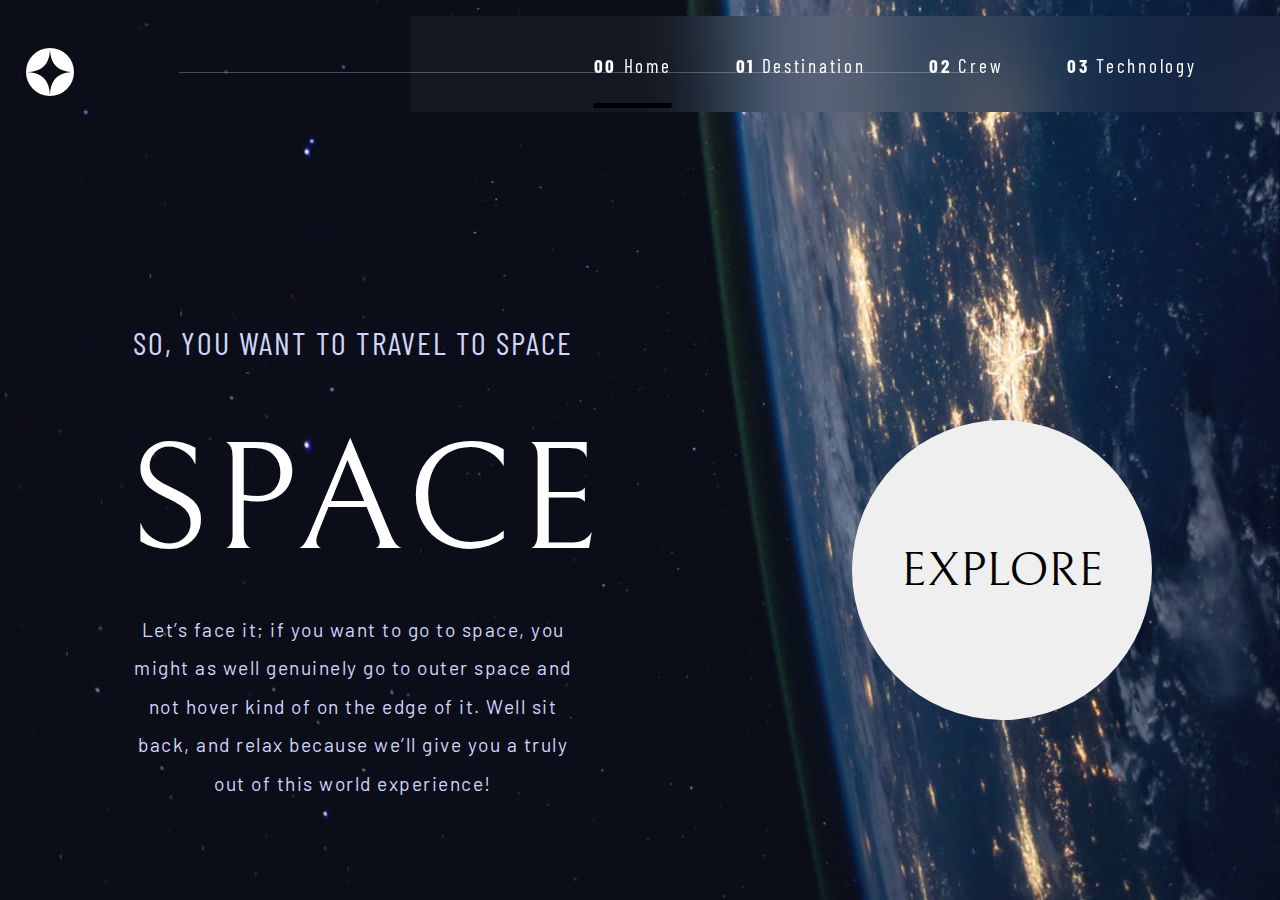
<file: index.html>
<!DOCTYPE html>
<html lang="en">
    <head>
        <meta charset="utf-8">
        <meta name="viewport" content="width=device-width, initial-scale=1.0">
        <title>Space Tourism</title>
        <link rel="stylesheet" href="styles.css">
        <link rel="preconnect" href="https://fonts.googleapis.com">
<link rel="preconnect" href="https://fonts.gstatic.com" crossorigin>
<link href="https://fonts.googleapis.com/css2?family=Barlow+Condensed:wght@400;700&display=swap" rel="stylesheet">
<link href="https://fonts.googleapis.com/css2?family=Barlow+Condensed:wght@400;700&family=Bellefair&display=swap" rel="stylesheet">
<link href="https://fonts.googleapis.com/css2?family=Barlow&family=Barlow+Condensed:wght@400;700&family=Bellefair&display=swap" rel="stylesheet">
    </head>
    <body>
        <div class="container">
              <img src="home\background-home-desktop.jpg" alt="home" class="background-img" />
            <div class="navbar">
                <svg xmlns="http://www.w3.org/2000/svg" width="48" height="48"><g fill="none" fill-rule="evenodd"><circle cx="24" cy="24" r="24" fill="#FFF"/><path fill="#0B0D17" d="M24 0c0 16-8 24-24 24 15.718.114 23.718 8.114 24 24 0-16 8-24 24-24-16 0-24-8-24-24z"/></g></svg>
                <div class="line"></div>
                <nav class="nav">
                    <ul class="nav1">
                        <li class="nav-link home"><a href="index.html" class="a1"><span>00</span> Home</a></li>
                        <li class="nav-link destination"><a href="destination\destination.html" class="a1"><span>01</span> Destination</a></li>
                        <li class="nav-link crew"><a href="crew/commander.html" class="a1"><span>02</span> Crew</a></li>
                        <li class="nav-link technology"><a href="technology/technology.html" class="a1"><span>03</span> Technology</a></li>
                    </ul>
                </nav>
            </div>    
        </div>
        <div class="description">
            <h5>SO, YOU WANT TO TRAVEL TO SPACE</h5>
            <h1>SPACE</h1>
            <p>Let’s face it; if you want to go to space, you might as well genuinely go to outer space and not hover kind of on the edge of it. Well sit back, and relax because we’ll give you a truly out of this world experience!</p>
        </div>
        <div class="out">
        <div class="explore">
              
        </div>
        <button class="btn"> EXPLORE </button>
        </div>
    </body>
</html>
</file>
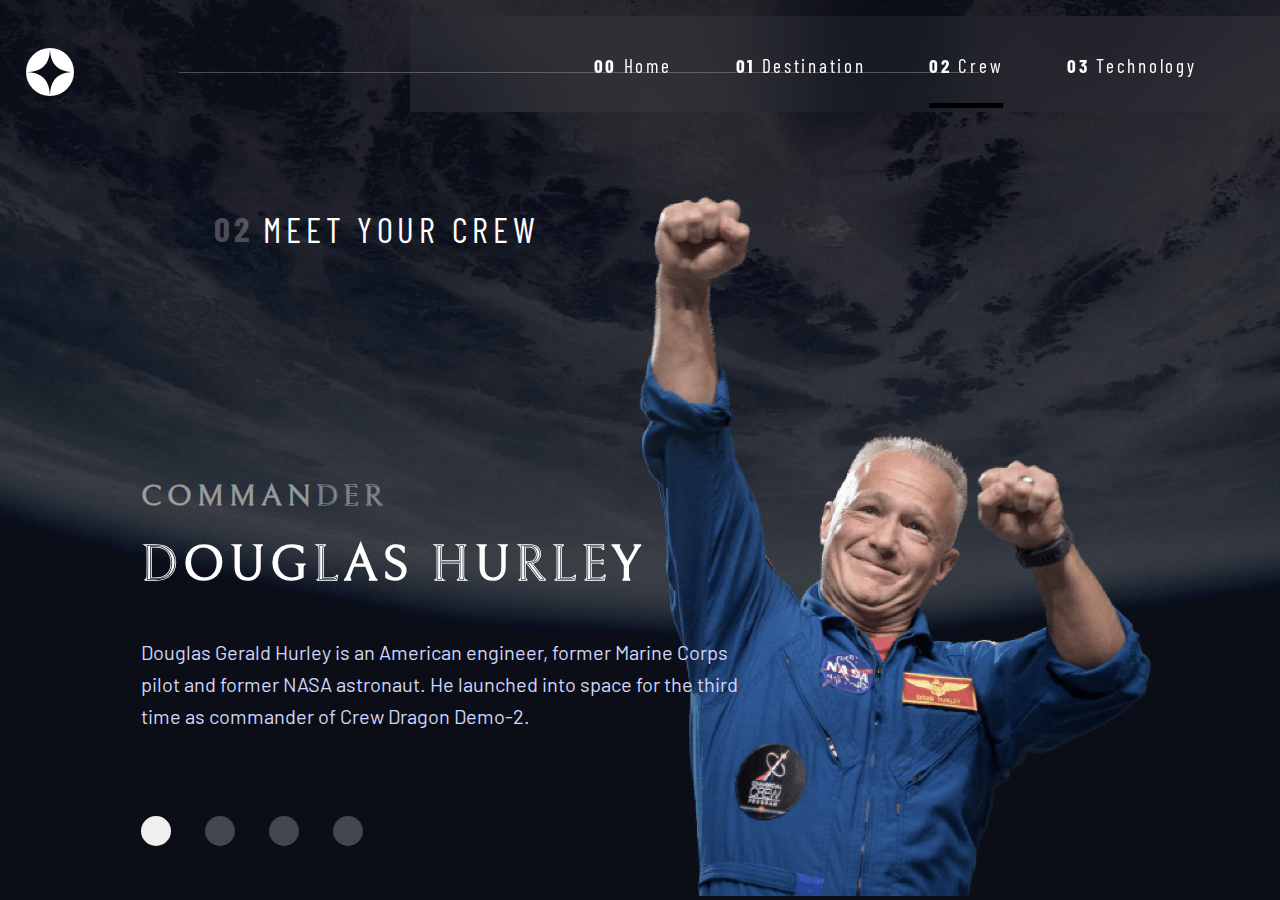
<file: crew/commander.html>
<!DOCTYPE html>
<html lang="en">
    <head>
        <meta charset="utf-8">
        <meta name="viewport" content="width=device-width, initial-scale=1.0">
        <title>Space Tourism</title>
        <link rel="stylesheet" href="commander.css">
        <link rel="preconnect" href="https://fonts.googleapis.com">
        <link rel="preconnect" href="https://fonts.gstatic.com" crossorigin>
        <link href="https://fonts.googleapis.com/css2?family=Barlow+Condensed:wght@400;700&display=swap" rel="stylesheet">
        <link href="https://fonts.googleapis.com/css2?family=Barlow+Condensed:wght@400;700&family=Bellefair&display=swap" rel="stylesheet">
        <link href="https://fonts.googleapis.com/css2?family=Barlow&family=Barlow+Condensed:wght@400;700&family=Bellefair&display=swap" rel="stylesheet">
    </head>
    <body>
        <div class="container">
            <img src="background-crew-desktop.jpg" alt="home" class="background-img" />
          <div class="navbar">
              <svg xmlns="http://www.w3.org/2000/svg" width="48" height="48"><g fill="none" fill-rule="evenodd"><circle cx="24" cy="24" r="24" fill="#FFF"/><path fill="#0B0D17" d="M24 0c0 16-8 24-24 24 15.718.114 23.718 8.114 24 24 0-16 8-24 24-24-16 0-24-8-24-24z"/></g></svg>
              <div class="line"></div>
              <nav class="nav">
                  <ul class="nav1">
                      <li class="nav-link home"><a href="../index.html" class="a1"><span>00</span> Home</a></li>
                      <li class="nav-link destination"><a href="../destination/destination.html" class="a1"><span>01</span> Destination</a></li>
                      <li class="nav-link crew"><a href="../crew/commander.html" class="a1"><span>02</span> Crew</a></li>
                      <li class="nav-link technology"><a href="../technology/technology.html" class="a1"><span>03</span> Technology</a></li>
                  </ul>
              </nav>
          </div>    
      </div>
      <div class="description">
        <div class="name">
            <span class="number">02</span>MEET YOUR CREW
        </div>
        <div class="img-commander">
            <img src="image-douglas-hurley.png" alt="douglas-hurley">
        </div>
         <div class="text">
            <h1 class="title">COMMANDER</h2>
            <h1 class="h1-crew">DOUGLAS HURLEY</h1>
            <p>Douglas Gerald Hurley is an American engineer, former Marine Corps pilot and former NASA astronaut. He launched into space for the third time as commander of Crew Dragon Demo-2.</p>
            <div class="button-div">
                <button class="btn btn-1" onclick="window.location.href='commander.html';"></button>
                <button class="btn btn-2" onclick="window.location.href='ms.html';"></button>
                <button class="btn btn-3" onclick="window.location.href='pilot.html';"></button>
                <button class="btn btn-4" onclick="window.location.href='fe.html';"></button>
            </div>
        </div>
        </div>
    </body>
</html>
</file>
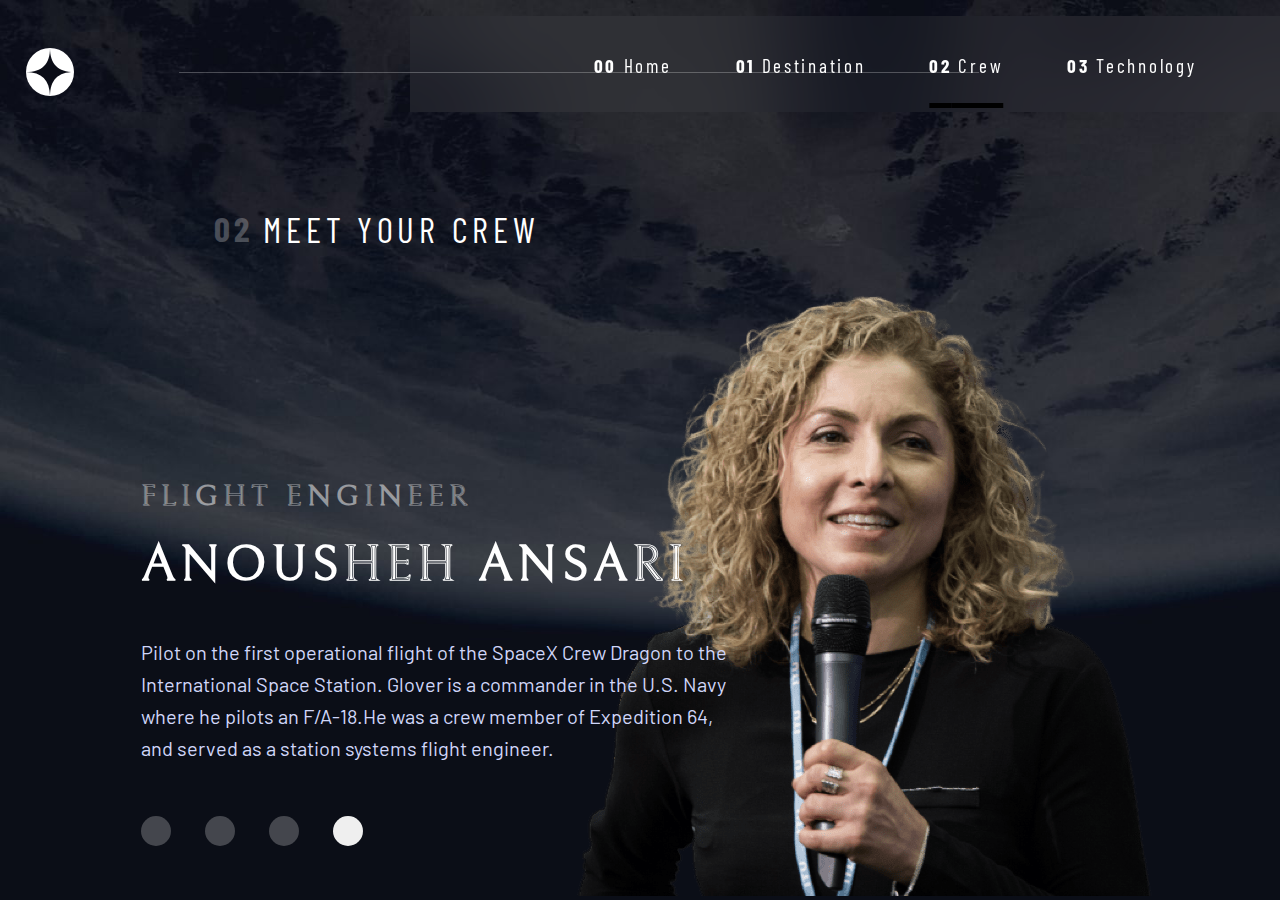
<file: crew/fe.html>
<!DOCTYPE html>
<html lang="en">
    <head>
        <meta charset="utf-8">
        <meta name="viewport" content="width=device-width, initial-scale=1.0">
        <title>Space Tourism</title>
        <link rel="stylesheet" href="fe.css">
        <link rel="preconnect" href="https://fonts.googleapis.com">
        <link rel="preconnect" href="https://fonts.gstatic.com" crossorigin>
        <link href="https://fonts.googleapis.com/css2?family=Barlow+Condensed:wght@400;700&display=swap" rel="stylesheet">
        <link href="https://fonts.googleapis.com/css2?family=Barlow+Condensed:wght@400;700&family=Bellefair&display=swap" rel="stylesheet">
        <link href="https://fonts.googleapis.com/css2?family=Barlow&family=Barlow+Condensed:wght@400;700&family=Bellefair&display=swap" rel="stylesheet">
    </head>
    <body>
        <div class="container">
            <img src="background-crew-desktop.jpg" alt="home" class="background-img" />
          <div class="navbar">
              <svg xmlns="http://www.w3.org/2000/svg" width="48" height="48"><g fill="none" fill-rule="evenodd"><circle cx="24" cy="24" r="24" fill="#FFF"/><path fill="#0B0D17" d="M24 0c0 16-8 24-24 24 15.718.114 23.718 8.114 24 24 0-16 8-24 24-24-16 0-24-8-24-24z"/></g></svg>
              <div class="line"></div>
              <nav class="nav">
                  <ul class="nav1">
                      <li class="nav-link home"><a href="../index.html" class="a1"><span>00</span> Home</a></li>
                      <li class="nav-link destination"><a href="../destination/destination.html" class="a1"><span>01</span> Destination</a></li>
                      <li class="nav-link crew"><a href="../crew/commander.html" class="a1"><span>02</span> Crew</a></li>
                      <li class="nav-link technology"><a href="../technology/technology.html" class="a1"><span>03</span> Technology</a></li>
                  </ul>
              </nav>
          </div>    
      </div>
      <div class="description">
        <div class="name">
            <span class="number">02</span>MEET YOUR CREW
        </div>
        <div class="img-fe">
            <img src="image-anousheh-ansari.png" alt="fe">
        </div>
         <div class="text">
            <h1 class="title">FLIGHT ENGINEER</h2>
            <h1 class="h1-crew">ANOUSHEH ANSARI</h1>
            <p>Pilot on the first operational flight of the SpaceX Crew Dragon to the International Space Station. Glover is a commander in the U.S. Navy where he pilots an F/A-18.He was a crew member of Expedition 64, and served as a station systems flight engineer. </p>
            <div class="button-div">
                <button class="btn btn-1" onclick="window.location.href='commander.html';"></button>
                <button class="btn btn-2" onclick="window.location.href='ms.html';"></button>
                <button class="btn btn-3" onclick="window.location.href='pilot.html';"></button>
                <button class="btn btn-4" onclick="window.location.href='fe.html';"></button>
            </div>
        </div>
        </div>
    </body>
</html>
</file>
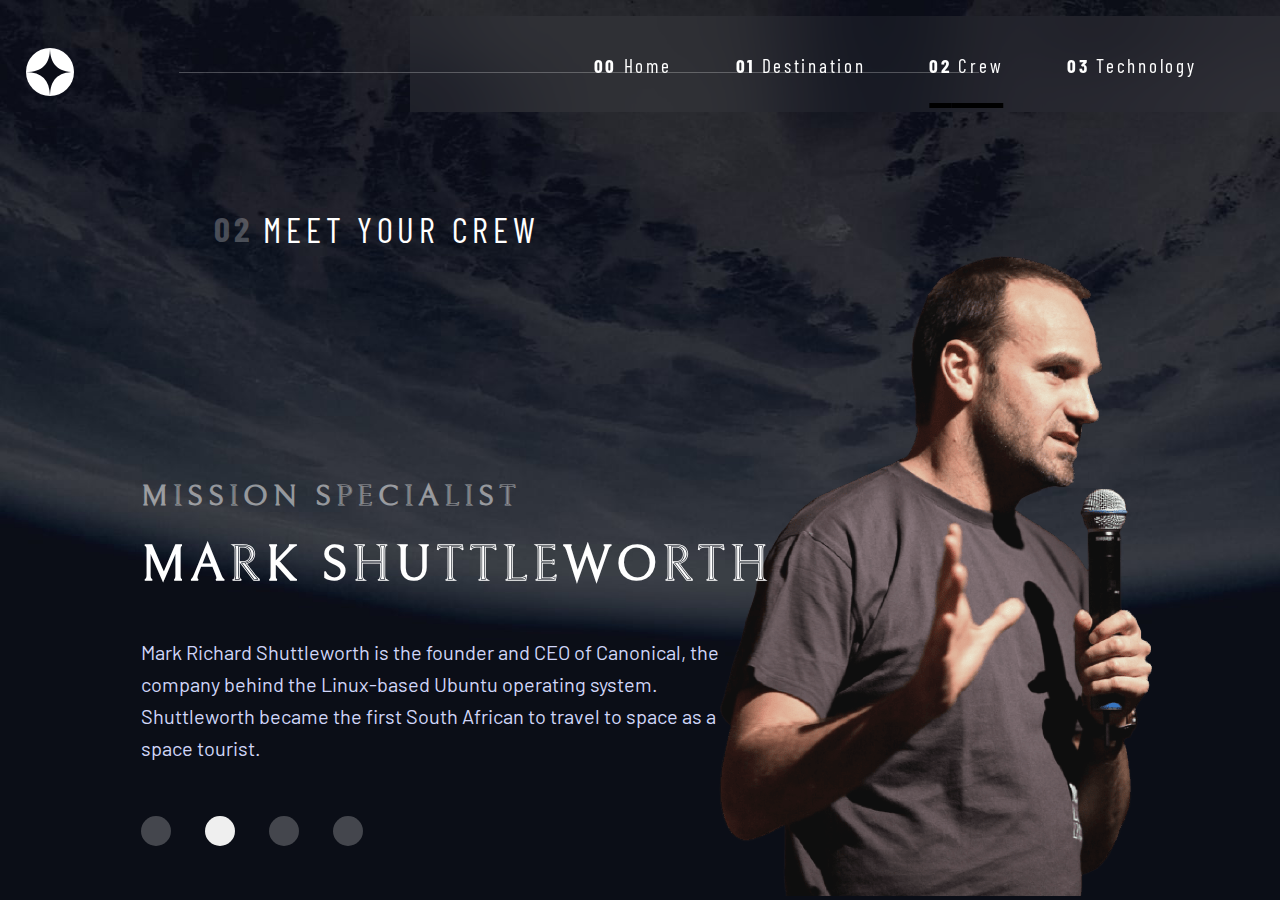
<file: crew/ms.html>
<!DOCTYPE html>
<html lang="en">
    <head>
        <meta charset="utf-8">
        <meta name="viewport" content="width=device-width, initial-scale=1.0">
        <title>Space Tourism</title>
        <link rel="stylesheet" href="ms.css">
        <link rel="preconnect" href="https://fonts.googleapis.com">
        <link rel="preconnect" href="https://fonts.gstatic.com" crossorigin>
        <link href="https://fonts.googleapis.com/css2?family=Barlow+Condensed:wght@400;700&display=swap" rel="stylesheet">
        <link href="https://fonts.googleapis.com/css2?family=Barlow+Condensed:wght@400;700&family=Bellefair&display=swap" rel="stylesheet">
        <link href="https://fonts.googleapis.com/css2?family=Barlow&family=Barlow+Condensed:wght@400;700&family=Bellefair&display=swap" rel="stylesheet">
    </head>
    <body>
        <div class="container">
            <img src="background-crew-desktop.jpg" alt="home" class="background-img" />
          <div class="navbar">
              <svg xmlns="http://www.w3.org/2000/svg" width="48" height="48"><g fill="none" fill-rule="evenodd"><circle cx="24" cy="24" r="24" fill="#FFF"/><path fill="#0B0D17" d="M24 0c0 16-8 24-24 24 15.718.114 23.718 8.114 24 24 0-16 8-24 24-24-16 0-24-8-24-24z"/></g></svg>
              <div class="line"></div>
              <nav class="nav">
                  <ul class="nav1">
                      <li class="nav-link home"><a href="../index.html" class="a1"><span>00</span> Home</a></li>
                      <li class="nav-link destination"><a href="../destination/destination.html" class="a1"><span>01</span> Destination</a></li>
                      <li class="nav-link crew"><a href="../crew/commander.html" class="a1"><span>02</span> Crew</a></li>
                      <li class="nav-link technology"><a href="../technology/technology.html" class="a1"><span>03</span> Technology</a></li>
                  </ul>
              </nav>
          </div>    
      </div>
      <div class="description">
        <div class="name">
            <span class="number">02</span>MEET YOUR CREW
        </div>
        <div class="img-ms">
            <img src="image-mark-shuttleworth.png" alt="ms">
        </div>
         <div class="text">
            <h1 class="title">MISSION SPECIALIST</h2>
            <h1 class="h1-crew">MARK SHUTTLEWORTH</h1>
            <p>Mark Richard Shuttleworth is the founder and CEO of Canonical, the company behind the Linux-based Ubuntu operating system. Shuttleworth became the first South African to travel to space as a space tourist.</p>
            <div class="button-div">
                <button class="btn btn-1" onclick="window.location.href='commander.html';"></button>
                <button class="btn btn-2" onclick="window.location.href='ms.html';"></button>
                <button class="btn btn-3" onclick="window.location.href='pilot.html';"></button>
                <button class="btn btn-4" onclick="window.location.href='fe.html';"></button>
            </div>
        </div>
        </div>
    </body>
</html>
</file>
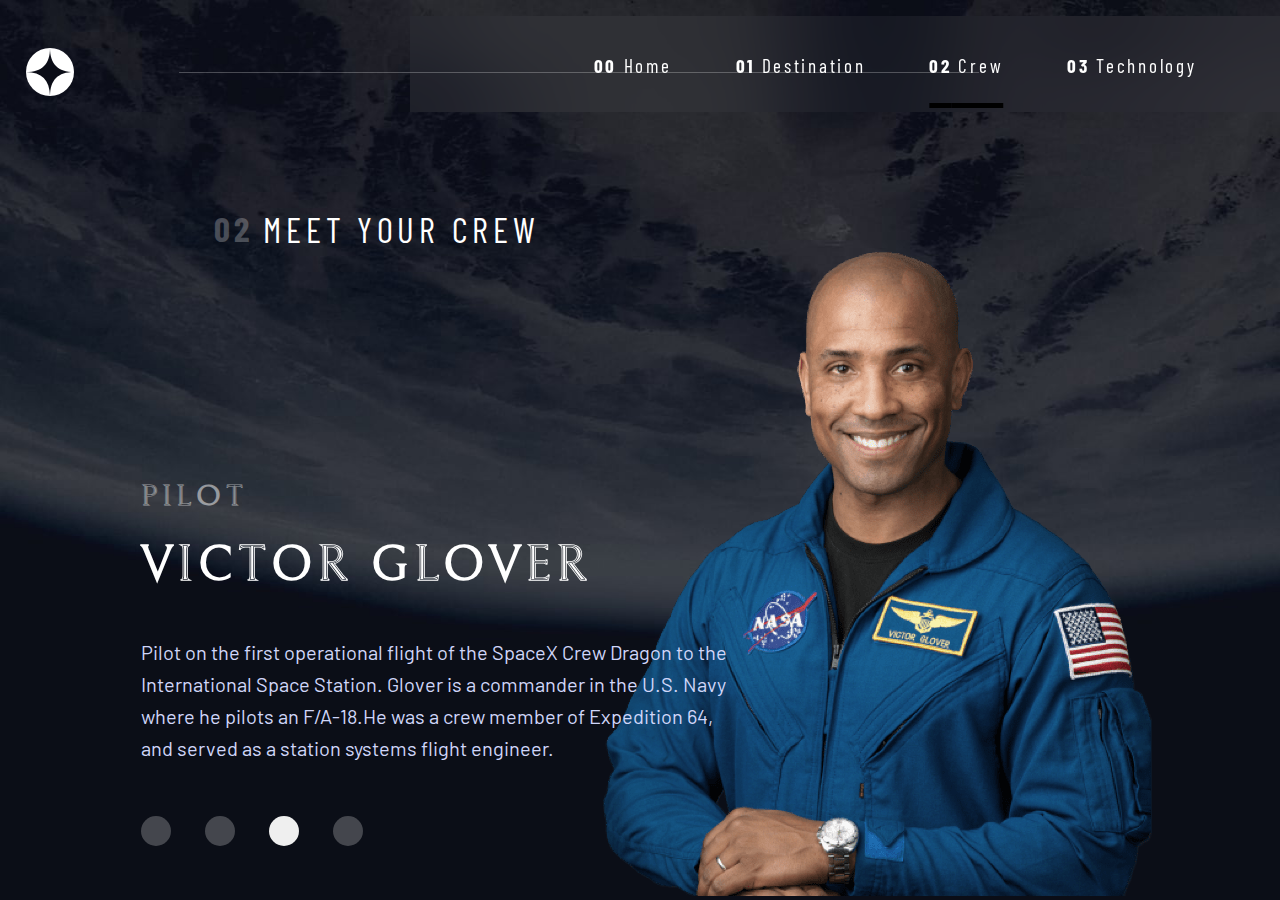
<file: crew/pilot.html>
<!DOCTYPE html>
<html lang="en">
    <head>
        <meta charset="utf-8">
        <meta name="viewport" content="width=device-width, initial-scale=1.0">
        <title>Space Tourism</title>
        <link rel="stylesheet" href="pilot.css">
        <link rel="preconnect" href="https://fonts.googleapis.com">
        <link rel="preconnect" href="https://fonts.gstatic.com" crossorigin>
        <link href="https://fonts.googleapis.com/css2?family=Barlow+Condensed:wght@400;700&display=swap" rel="stylesheet">
        <link href="https://fonts.googleapis.com/css2?family=Barlow+Condensed:wght@400;700&family=Bellefair&display=swap" rel="stylesheet">
        <link href="https://fonts.googleapis.com/css2?family=Barlow&family=Barlow+Condensed:wght@400;700&family=Bellefair&display=swap" rel="stylesheet">
    </head>
    <body>
        <div class="container">
            <img src="background-crew-desktop.jpg" alt="home" class="background-img" />
          <div class="navbar">
              <svg xmlns="http://www.w3.org/2000/svg" width="48" height="48"><g fill="none" fill-rule="evenodd"><circle cx="24" cy="24" r="24" fill="#FFF"/><path fill="#0B0D17" d="M24 0c0 16-8 24-24 24 15.718.114 23.718 8.114 24 24 0-16 8-24 24-24-16 0-24-8-24-24z"/></g></svg>
              <div class="line"></div>
              <nav class="nav">
                  <ul class="nav1">
                      <li class="nav-link home"><a href="../index.html" class="a1"><span>00</span> Home</a></li>
                      <li class="nav-link destination"><a href="../destination/destination.html" class="a1"><span>01</span> Destination</a></li>
                      <li class="nav-link crew"><a href="../crew/commander.html" class="a1"><span>02</span> Crew</a></li>
                      <li class="nav-link technology"><a href="../technology/technology.html" class="a1"><span>03</span> Technology</a></li>
                  </ul>
              </nav>
          </div>    
      </div>
      <div class="description">
        <div class="name">
            <span class="number">02</span>MEET YOUR CREW
        </div>
        <div class="img-pilot">
            <img src="image-victor-glover.png" alt="pilot">
        </div>
         <div class="text">
            <h1 class="title">PILOT</h2>
            <h1 class="h1-crew">VICTOR GLOVER</h1>
            <p>Pilot on the first operational flight of the SpaceX Crew Dragon to the International Space Station. Glover is a commander in the U.S. Navy where he pilots an F/A-18.He was a crew member of Expedition 64, and served as a station systems flight engineer. </p>
            <div class="button-div">
                <button class="btn btn-1" onclick="window.location.href='commander.html';"></button>
                <button class="btn btn-2" onclick="window.location.href='ms.html';"></button>
                <button class="btn btn-3" onclick="window.location.href='pilot.html';"></button>
                <button class="btn btn-4" onclick="window.location.href='fe.html';"></button>
            </div>
        </div>
        </div>
    </body>
</html>
</file>
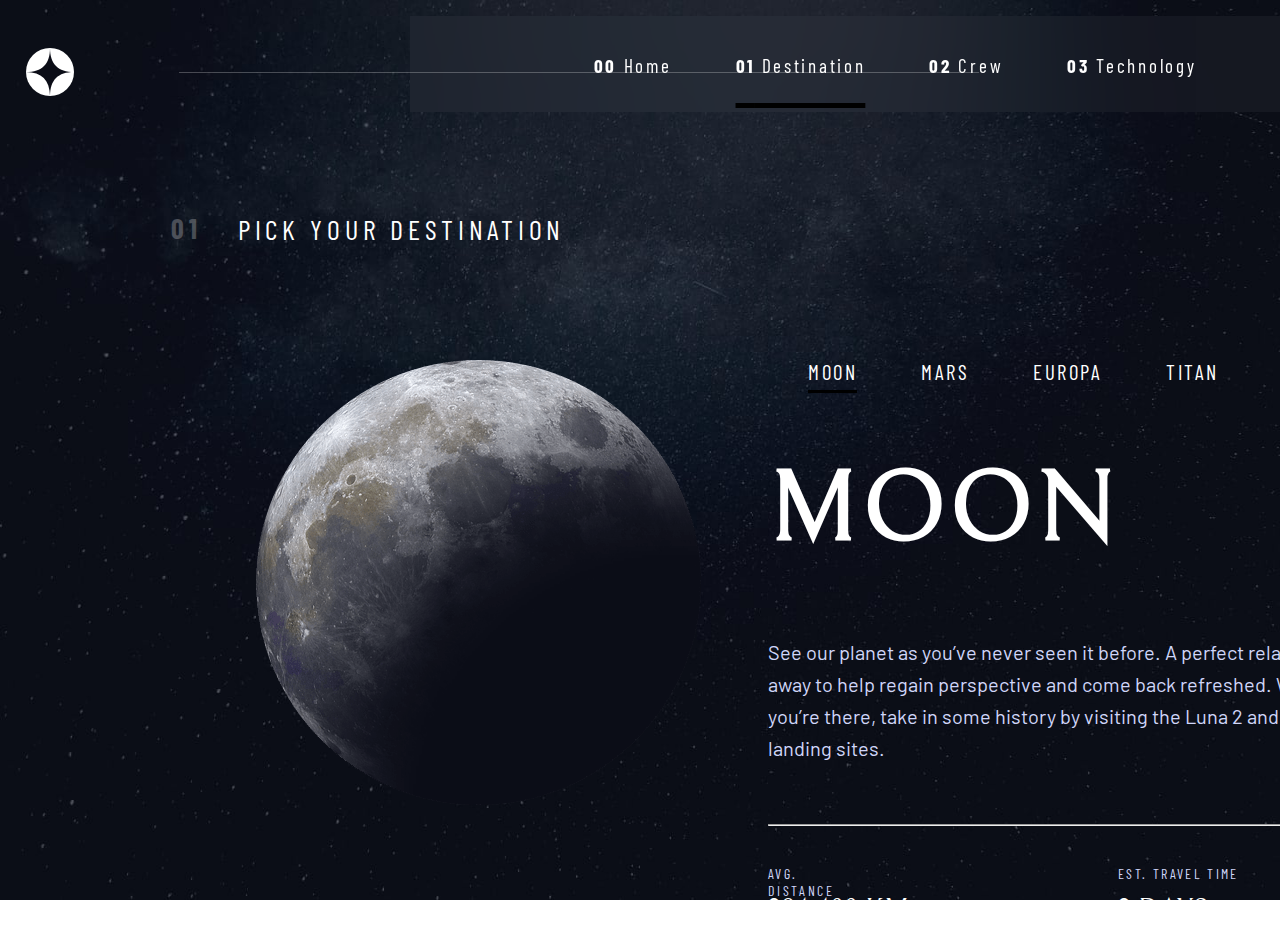
<file: destination/destination.html>
<!DOCTYPE html>
<html lang="en">
    <head>
        <meta charset="utf-8">
        <meta name="viewport" content="width=device-width, initial-scale=1.0">
        <title>Space Tourism</title>
        <link rel="stylesheet" href="styles.css">
        <link rel="preconnect" href="https://fonts.googleapis.com">
        <link rel="preconnect" href="https://fonts.gstatic.com" crossorigin>
        <link href="https://fonts.googleapis.com/css2?family=Barlow+Condensed:wght@400;700&display=swap" rel="stylesheet">
        <link href="https://fonts.googleapis.com/css2?family=Barlow+Condensed:wght@400;700&family=Bellefair&display=swap" rel="stylesheet">
        <link href="https://fonts.googleapis.com/css2?family=Barlow&family=Barlow+Condensed:wght@400;700&family=Bellefair&display=swap" rel="stylesheet">
    </head>
    <body>
        <div class="container">
            <img src="background-destination-desktop.jpg" alt="home" class="background-img" />
          <div class="navbar">
              <svg xmlns="http://www.w3.org/2000/svg" width="48" height="48"><g fill="none" fill-rule="evenodd"><circle cx="24" cy="24" r="24" fill="#FFF"/><path fill="#0B0D17" d="M24 0c0 16-8 24-24 24 15.718.114 23.718 8.114 24 24 0-16 8-24 24-24-16 0-24-8-24-24z"/></g></svg>
              <div class="line"></div>
              <nav class="nav">
                  <ul class="nav1">
                      <li class="nav-link home"><a href="../index.html" class="a1"><span>00</span> Home</a></li>
                      <li class="nav-link destination"><a href="destination.html" class="a1"><span>01</span> Destination</a></li>
                      <li class="nav-link crew"><a href="../crew/commander.html" class="a1"><span>02</span> Crew</a></li>
                      <li class="nav-link technology"><a href="../technology/technology.html" class="a1"><span>03</span> Technology</a></li>
                  </ul>
              </nav>
          </div>    
      </div>
      <div class="description">
        <div class="name">
            <span class="number">01</span>PICK YOUR DESTINATION
        </div>
        <div class="img-moon">
            <img src="image-moon.png" alt="moon">
        </div>
         <div class="text">
            <nav class="nav2">
                <ul class="ul2">
                    <li class="destination-link moon"><a href="destination.html" class="a2">MOON</a></li>
                    <li class="destination-link mars"><a href="mars.html" class="a2">MARS</a></li>
                    <li class="destination-link europa"><a href="europa.html" class="a2">EUROPA</a></li>
                    <li class="destination-link titan"><a href="titan.html" class="a2">TITAN</a></li>
                </ul>
            </nav>
            <h1 class="h1-destination">MOON</h1>
            <p>See our planet as you’ve never seen it before. A perfect relaxing trip away to help regain perspective and come back refreshed. While you’re there, take in some history by visiting the Luna 2 and Apollo 11 landing sites.</p>
            <hr>
            <div class="avg-dist">
            <h4 class="avg">AVG. DISTANCE</h4>
            <p class="distance">384,400 KM</p>
            </div>
            <div class="est-travel-time">
                <h4 class="est"> EST. TRAVEL TIME</h4>
                <p class="time">3 DAYS</p>
            </div>
        </div>
        </div>
    </body>
</html>
</file>
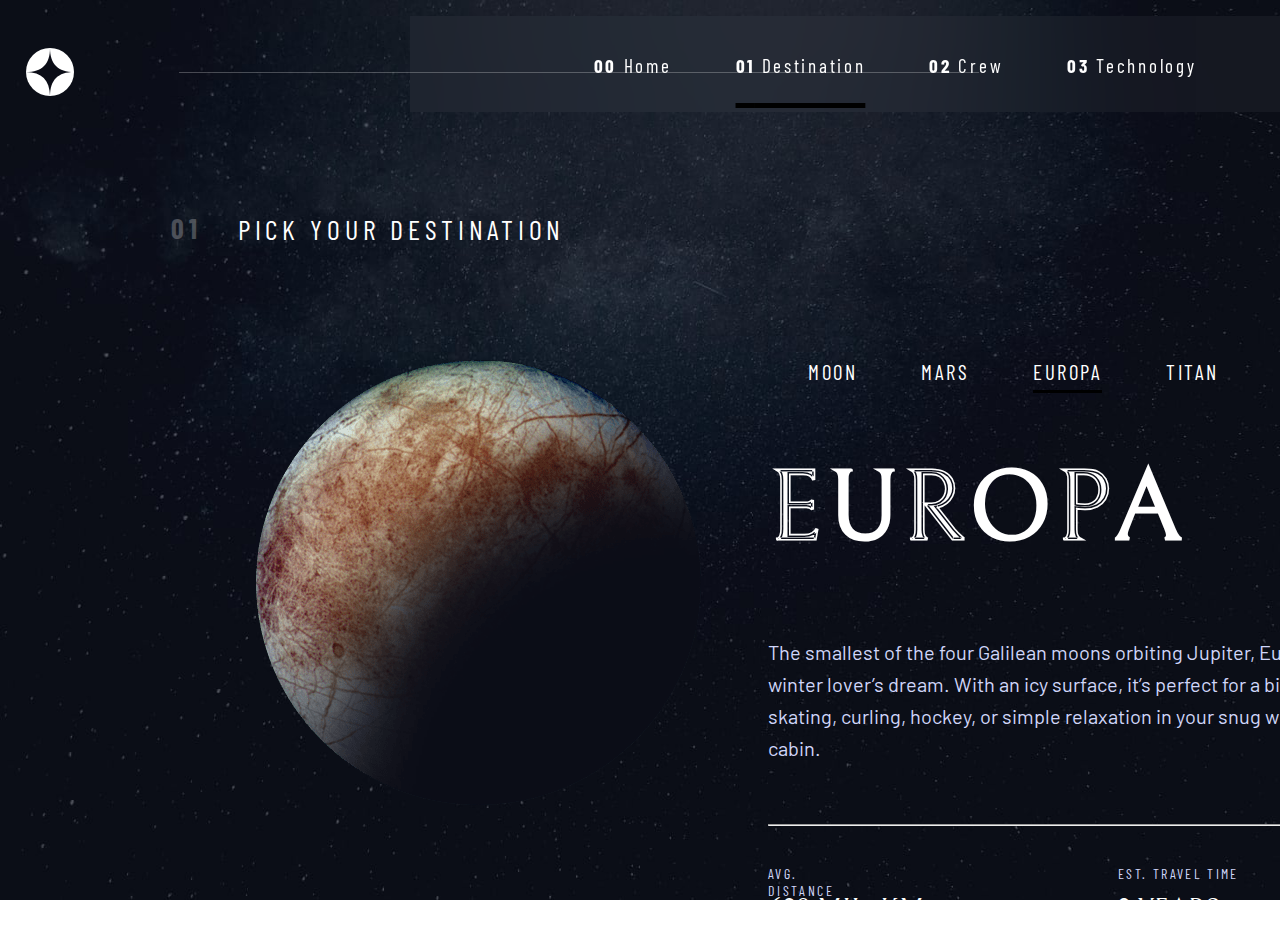
<file: destination/europa.html>
<!DOCTYPE html>
<html lang="en">
    <head>
        <meta charset="utf-8">
        <meta name="viewport" content="width=device-width, initial-scale=1.0">
        <title>Space Tourism</title>
        <link rel="stylesheet" href="europa.css">
        <link rel="preconnect" href="https://fonts.googleapis.com">
        <link rel="preconnect" href="https://fonts.gstatic.com" crossorigin>
        <link href="https://fonts.googleapis.com/css2?family=Barlow+Condensed:wght@400;700&display=swap" rel="stylesheet">
        <link href="https://fonts.googleapis.com/css2?family=Barlow+Condensed:wght@400;700&family=Bellefair&display=swap" rel="stylesheet">
        <link href="https://fonts.googleapis.com/css2?family=Barlow&family=Barlow+Condensed:wght@400;700&family=Bellefair&display=swap" rel="stylesheet">
    </head>
    <body>
        <div class="container">
            <img src="background-destination-desktop.jpg" alt="home" class="background-img" />
          <div class="navbar">
              <svg xmlns="http://www.w3.org/2000/svg" width="48" height="48"><g fill="none" fill-rule="evenodd"><circle cx="24" cy="24" r="24" fill="#FFF"/><path fill="#0B0D17" d="M24 0c0 16-8 24-24 24 15.718.114 23.718 8.114 24 24 0-16 8-24 24-24-16 0-24-8-24-24z"/></g></svg>
              <div class="line"></div>
              <nav class="nav">
                  <ul class="nav1">
                      <li class="nav-link home"><a href="../index.html" class="a1"><span>00</span> Home</a></li>
                      <li class="nav-link destination"><a href="destination.html" class="a1"><span>01</span> Destination</a></li>
                      <li class="nav-link crew"><a href="../crew/commander.html" class="a1"><span>02</span> Crew</a></li>
                      <li class="nav-link technology"><a href="../technology/technology.html" class="a1"><span>03</span> Technology</a></li>
                  </ul>
              </nav>
          </div>    
      </div>
      <div class="description">
        <div class="name">
            <span class="number">01</span>PICK YOUR DESTINATION
        </div>
        <div class="img-europa">
            <img src="image-europa.png" alt="europa">
        </div>
         <div class="text">
            <nav class="nav2">
                <ul class="ul2">
                    <li class="destination-link moon"><a href="destination.html" class="a2">MOON</a></li>
                    <li class="destination-link mars"><a href="mars.html" class="a2">MARS</a></li>
                    <li class="destination-link europa"><a href="europa.html" class="a2">EUROPA</a></li>
                    <li class="destination-link titan"><a href="titan.html" class="a2">TITAN</a></li>
                </ul>
            </nav>
            <h1 class="h1-destination">EUROPA</h1>
            <p>The smallest of the four Galilean moons orbiting Jupiter, Europa is a winter lover’s dream. With an icy surface, it’s perfect for a bit of ice skating, curling, hockey, or simple relaxation in your snug wintery cabin.</p>
            <hr>
            <div class="avg-dist">
            <h4 class="avg">AVG. DISTANCE</h4>
            <p class="distance">628 MIL. KM</p>
            </div>
            <div class="est-travel-time">
                <h4 class="est"> EST. TRAVEL TIME</h4>
                <p class="time">3 YEARS</p>
            </div>
        </div>
        </div>
    </body>
</html>
</file>
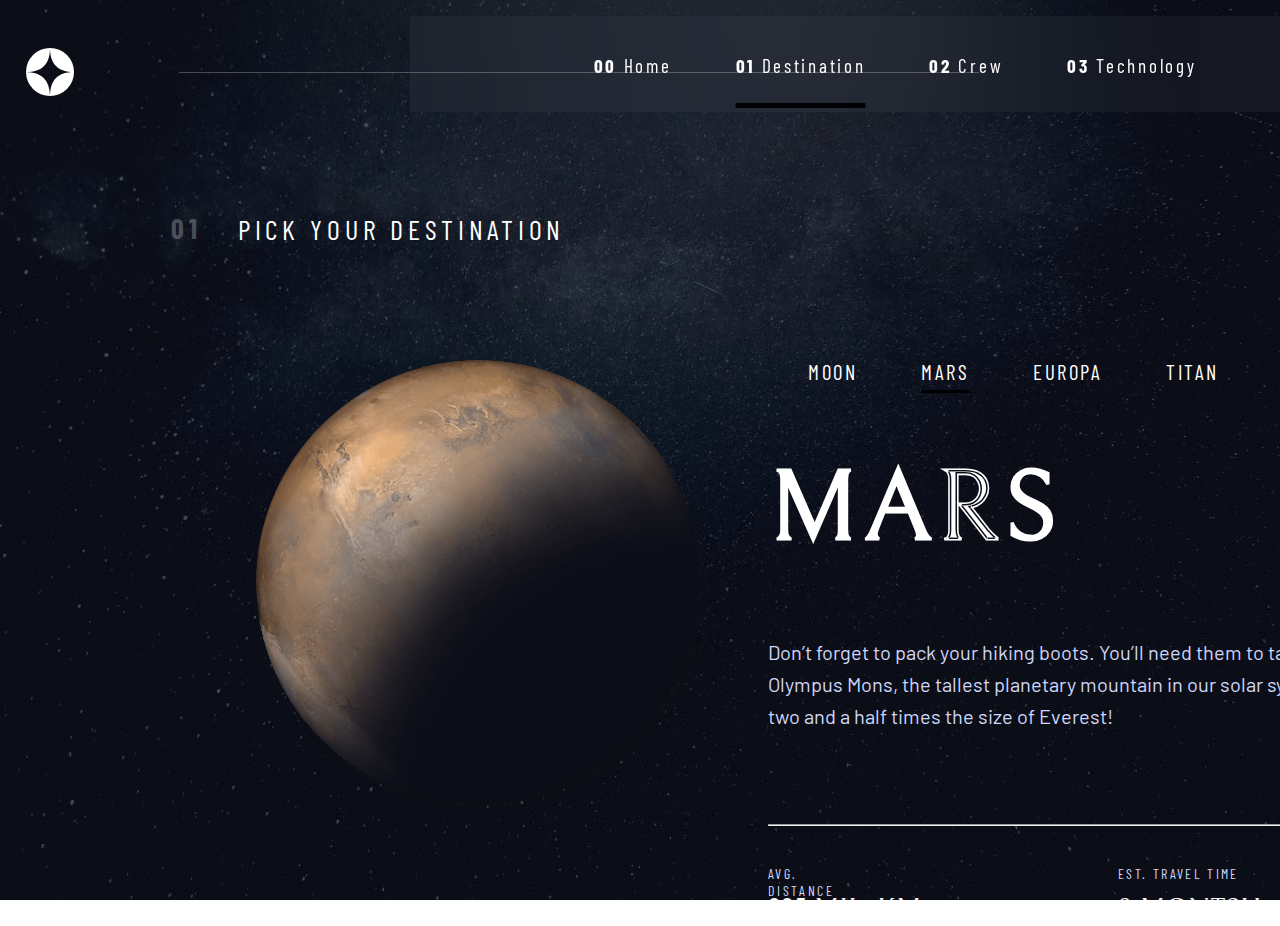
<file: destination/mars.html>
<!DOCTYPE html>
<html lang="en">
    <head>
        <meta charset="utf-8">
        <meta name="viewport" content="width=device-width, initial-scale=1.0">
        <title>Space Tourism</title>
        <link rel="stylesheet" href="mars.css">
        <link rel="preconnect" href="https://fonts.googleapis.com">
        <link rel="preconnect" href="https://fonts.gstatic.com" crossorigin>
        <link href="https://fonts.googleapis.com/css2?family=Barlow+Condensed:wght@400;700&display=swap" rel="stylesheet">
        <link href="https://fonts.googleapis.com/css2?family=Barlow+Condensed:wght@400;700&family=Bellefair&display=swap" rel="stylesheet">
        <link href="https://fonts.googleapis.com/css2?family=Barlow&family=Barlow+Condensed:wght@400;700&family=Bellefair&display=swap" rel="stylesheet">
    </head>
    <body>
        <div class="container">
            <img src="background-destination-desktop.jpg" alt="home" class="background-img" />
          <div class="navbar">
              <svg xmlns="http://www.w3.org/2000/svg" width="48" height="48"><g fill="none" fill-rule="evenodd"><circle cx="24" cy="24" r="24" fill="#FFF"/><path fill="#0B0D17" d="M24 0c0 16-8 24-24 24 15.718.114 23.718 8.114 24 24 0-16 8-24 24-24-16 0-24-8-24-24z"/></g></svg>
              <div class="line"></div>
              <nav class="nav">
                  <ul class="nav1">
                      <li class="nav-link home"><a href="../index.html" class="a1"><span>00</span> Home</a></li>
                      <li class="nav-link destination"><a href="destination.html" class="a1"><span>01</span> Destination</a></li>
                      <li class="nav-link crew"><a href="../crew/commander.html" class="a1"><span>02</span> Crew</a></li>
                      <li class="nav-link technology"><a href="../technology/technology.html" class="a1"><span>03</span> Technology</a></li>
                  </ul>
              </nav>
          </div>    
      </div>
      <div class="description">
        <div class="name">
            <span class="number">01</span>PICK YOUR DESTINATION
        </div>
        <div class="img-mars">
            <img src="image-mars.png" alt="mars">
        </div>
         <div class="text">
            <nav class="nav2">
                <ul class="ul2">
                    <li class="destination-link moon"><a href="destination.html" class="a2">MOON</a></li>
                    <li class="destination-link mars"><a href="mars.html" class="a2">MARS</a></li>
                    <li class="destination-link europa"><a href="europa.html" class="a2">EUROPA</a></li>
                    <li class="destination-link titan"><a href="titan.html" class="a2">TITAN</a></li>
                </ul>
            </nav>
            <h1 class="h1-destination">MARS</h1>
            <p>Don’t forget to pack your hiking boots. You’ll need them to tackle Olympus Mons, the tallest planetary mountain in our solar system. It’s two and a half times the size of Everest!</p>
            <hr>
            <div class="avg-dist">
            <h4 class="avg">AVG. DISTANCE</h4>
            <p class="distance">225 MIL. KM</p>
            </div>
            <div class="est-travel-time">
                <h4 class="est"> EST. TRAVEL TIME</h4>
                <p class="time">9 MONTSH</p>
            </div>
        </div>
        </div>
    </body>
</html>
</file>
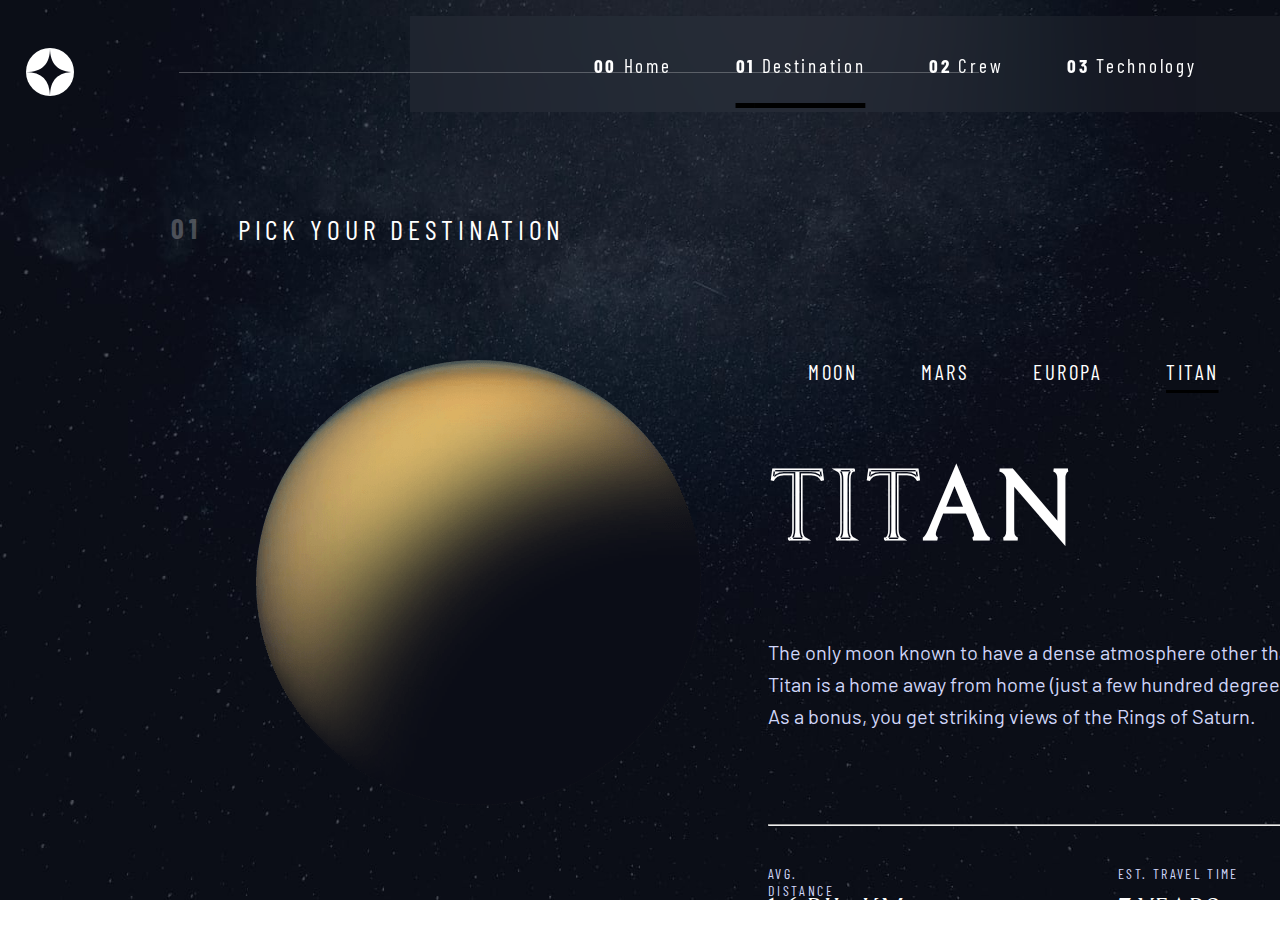
<file: destination/titan.html>
<!DOCTYPE html>
<html lang="en">
    <head>
        <meta charset="utf-8">
        <meta name="viewport" content="width=device-width, initial-scale=1.0">
        <title>Space Tourism</title>
        <link rel="stylesheet" href="titan.css">
        <link rel="preconnect" href="https://fonts.googleapis.com">
        <link rel="preconnect" href="https://fonts.gstatic.com" crossorigin>
        <link href="https://fonts.googleapis.com/css2?family=Barlow+Condensed:wght@400;700&display=swap" rel="stylesheet">
        <link href="https://fonts.googleapis.com/css2?family=Barlow+Condensed:wght@400;700&family=Bellefair&display=swap" rel="stylesheet">
        <link href="https://fonts.googleapis.com/css2?family=Barlow&family=Barlow+Condensed:wght@400;700&family=Bellefair&display=swap" rel="stylesheet">
    </head>
    <body>
        <div class="container">
            <img src="background-destination-desktop.jpg" alt="home" class="background-img" />
          <div class="navbar">
              <svg xmlns="http://www.w3.org/2000/svg" width="48" height="48"><g fill="none" fill-rule="evenodd"><circle cx="24" cy="24" r="24" fill="#FFF"/><path fill="#0B0D17" d="M24 0c0 16-8 24-24 24 15.718.114 23.718 8.114 24 24 0-16 8-24 24-24-16 0-24-8-24-24z"/></g></svg>
              <div class="line"></div>
              <nav class="nav">
                  <ul class="nav1">
                      <li class="nav-link home"><a href="../index.html" class="a1"><span>00</span> Home</a></li>
                      <li class="nav-link destination"><a href="destination.html" class="a1"><span>01</span> Destination</a></li>
                      <li class="nav-link crew"><a href="../crew/commander.html" class="a1"><span>02</span> Crew</a></li>
                      <li class="nav-link technology"><a href="../technology/technology.html" class="a1"><span>03</span> Technology</a></li>
                  </ul>
              </nav>
          </div>    
      </div>
      <div class="description">
        <div class="name">
            <span class="number">01</span>PICK YOUR DESTINATION
        </div>
        <div class="img-titan">
            <img src="image-titan.png" alt="titan">
        </div>
         <div class="text">
            <nav class="nav2">
                <ul class="ul2">
                    <li class="destination-link moon"><a href="destination.html" class="a2">MOON</a></li>
                    <li class="destination-link mars"><a href="mars.html" class="a2">MARS</a></li>
                    <li class="destination-link europa"><a href="europa.html" class="a2">EUROPA</a></li>
                    <li class="destination-link titan"><a href="titan.html" class="a2">TITAN</a></li>
                </ul>
            </nav>
            <h1 class="h1-destination">TITAN</h1>
            <p>The only moon known to have a dense atmosphere other than Earth, Titan is a home away from home (just a few hundred degrees colder!). As a bonus, you get striking views of the Rings of Saturn.</p>
            <hr>
            <div class="avg-dist">
            <h4 class="avg">AVG. DISTANCE</h4>
            <p class="distance">1.6 BIL. KM</p>
            </div>
            <div class="est-travel-time">
                <h4 class="est"> EST. TRAVEL TIME</h4>
                <p class="time">7 YEARS</p>
            </div>
        </div>
        </div>
    </body>
</html>
</file>
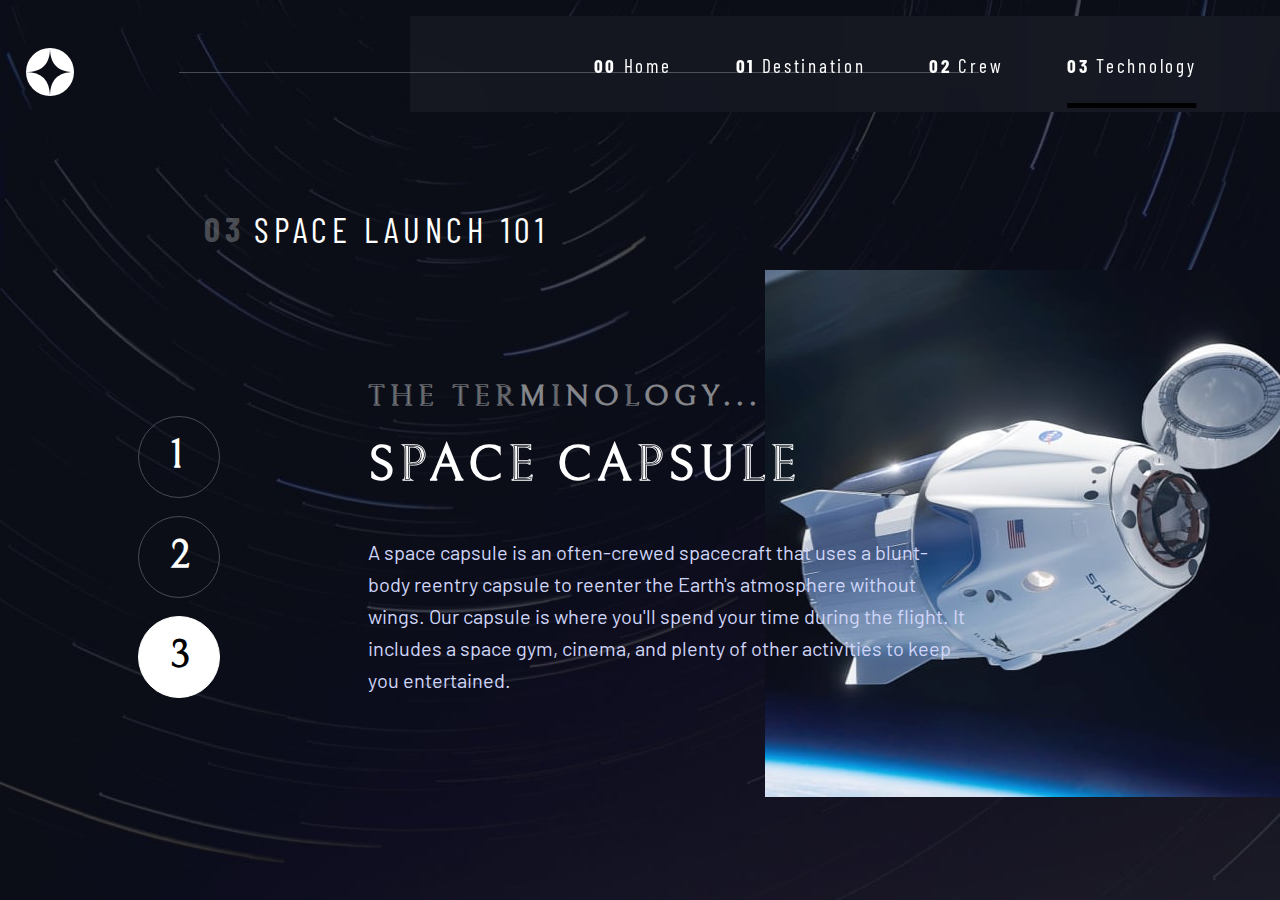
<file: technology/space-capsule.html>
<!DOCTYPE html>
<html lang="en">
    <head>
        <meta charset="utf-8">
        <meta name="viewport" content="width=device-width, initial-scale=1.0">
        <title>Space Tourism</title>
        <link rel="stylesheet" href="space-capsule.css">
        <link rel="preconnect" href="https://fonts.googleapis.com">
        <link rel="preconnect" href="https://fonts.gstatic.com" crossorigin>
        <link href="https://fonts.googleapis.com/css2?family=Barlow+Condensed:wght@400;700&display=swap" rel="stylesheet">
        <link href="https://fonts.googleapis.com/css2?family=Barlow+Condensed:wght@400;700&family=Bellefair&display=swap" rel="stylesheet">
        <link href="https://fonts.googleapis.com/css2?family=Barlow&family=Barlow+Condensed:wght@400;700&family=Bellefair&display=swap" rel="stylesheet">
    </head>
    <body>
        <div class="container">
            <img src="background-technology-desktop.jpg" alt="home" class="background-img" />
          <div class="navbar">
              <svg xmlns="http://www.w3.org/2000/svg" width="48" height="48"><g fill="none" fill-rule="evenodd"><circle cx="24" cy="24" r="24" fill="#FFF"/><path fill="#0B0D17" d="M24 0c0 16-8 24-24 24 15.718.114 23.718 8.114 24 24 0-16 8-24 24-24-16 0-24-8-24-24z"/></g></svg>
              <div class="line"></div>
              <nav class="nav">
                  <ul class="nav1">
                      <li class="nav-link home"><a href="../index.html" class="a1"><span>00</span> Home</a></li>
                      <li class="nav-link destination"><a href="../destination/destination.html" class="a1"><span>01</span> Destination</a></li>
                      <li class="nav-link crew"><a href="../crew/commander.html" class="a1"><span>02</span> Crew</a></li>
                      <li class="nav-link technology"><a href="../technology/technology.html" class="a1"><span>03</span> Technology</a></li>
                  </ul>
              </nav>
          </div>    
      </div>
      <div class="description">
        <div class="name">
            <span class="number">03</span>SPACE LAUNCH 101
        </div>
        <div class="img-space-capsule">
            <img src="image-space-capsule-portrait.jpg" alt="launch-space-capsule">
        </div>
         <div class="text">
            <h1 class="title">THE TERMINOLOGY...</h2>
            <h1 class="h1-technology">SPACE CAPSULE</h1>
            <p>A space capsule is an often-crewed spacecraft that uses a blunt-body reentry capsule to reenter the Earth's atmosphere without wings. Our capsule is where you'll spend your time during the flight. It includes a space gym, cinema, and plenty of other activities to keep you entertained.</p>
            <div class="button-div">
                <a href="technology.html" class="one"><span class="text-one">1</span></a>
                <a href="spaceport.html" class="two"><span class="text-two">2</span></a>
                <a href="space-capsule.html" class="three"><span class="text-three">3</span></a>
            </div>
        </div>
        </div>
    </body>
</html>
</file>
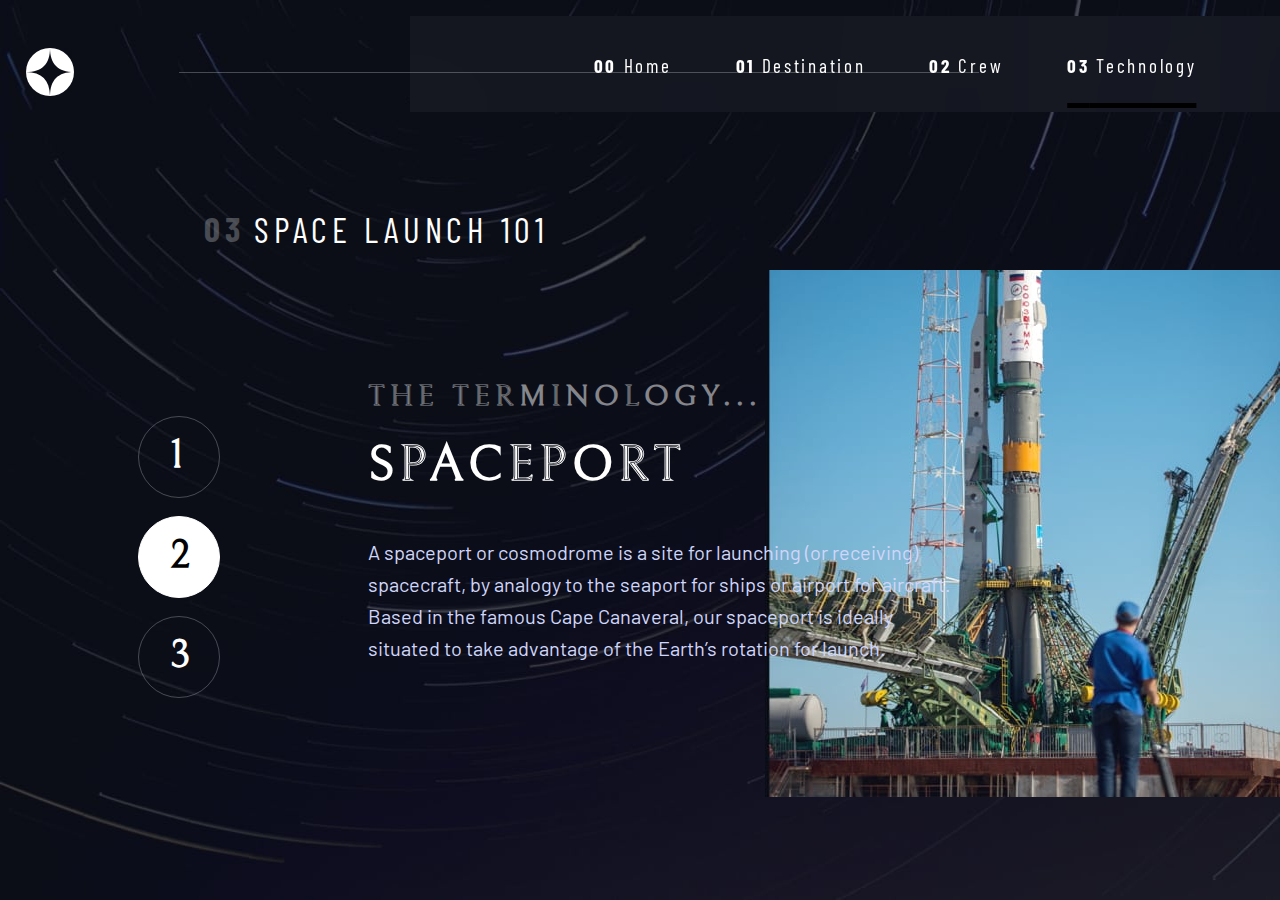
<file: technology/spaceport.html>
<!DOCTYPE html>
<html lang="en">
    <head>
        <meta charset="utf-8">
        <meta name="viewport" content="width=device-width, initial-scale=1.0">
        <title>Space Tourism</title>
        <link rel="stylesheet" href="spaceport.css">
        <link rel="preconnect" href="https://fonts.googleapis.com">
        <link rel="preconnect" href="https://fonts.gstatic.com" crossorigin>
        <link href="https://fonts.googleapis.com/css2?family=Barlow+Condensed:wght@400;700&display=swap" rel="stylesheet">
        <link href="https://fonts.googleapis.com/css2?family=Barlow+Condensed:wght@400;700&family=Bellefair&display=swap" rel="stylesheet">
        <link href="https://fonts.googleapis.com/css2?family=Barlow&family=Barlow+Condensed:wght@400;700&family=Bellefair&display=swap" rel="stylesheet">
    </head>
    <body>
        <div class="container">
            <img src="background-technology-desktop.jpg" alt="home" class="background-img" />
          <div class="navbar">
              <svg xmlns="http://www.w3.org/2000/svg" width="48" height="48"><g fill="none" fill-rule="evenodd"><circle cx="24" cy="24" r="24" fill="#FFF"/><path fill="#0B0D17" d="M24 0c0 16-8 24-24 24 15.718.114 23.718 8.114 24 24 0-16 8-24 24-24-16 0-24-8-24-24z"/></g></svg>
              <div class="line"></div>
              <nav class="nav">
                  <ul class="nav1">
                      <li class="nav-link home"><a href="../index.html" class="a1"><span>00</span> Home</a></li>
                      <li class="nav-link destination"><a href="../destination/destination.html" class="a1"><span>01</span> Destination</a></li>
                      <li class="nav-link crew"><a href="../crew/commander.html" class="a1"><span>02</span> Crew</a></li>
                      <li class="nav-link technology"><a href="../technology/technology.html" class="a1"><span>03</span> Technology</a></li>
                  </ul>
              </nav>
          </div>    
      </div>
      <div class="description">
        <div class="name">
            <span class="number">03</span>SPACE LAUNCH 101
        </div>
        <div class="img-spaceport">
            <img src="image-spaceport-portrait.jpg" alt="launch-spaceport">
        </div>
         <div class="text">
            <h1 class="title">THE TERMINOLOGY...</h2>
            <h1 class="h1-technology">SPACEPORT</h1>
            <p>A spaceport or cosmodrome is a site for launching (or receiving) spacecraft, by analogy to the seaport for ships or airport for aircraft. Based in the famous Cape Canaveral, our spaceport is ideally situated to take advantage of the Earth’s rotation for launch.</p>
            <div class="button-div">
                <a href="technology.html" class="one"><span class="text-one">1</span></a>
                <a href="spaceport.html" class="two"><span class="text-two">2</span></a>
                <a href="space-capsule.html" class="three"><span class="text-three">3</span></a>
            </div>
        </div>
        </div>
    </body>
</html>
</file>
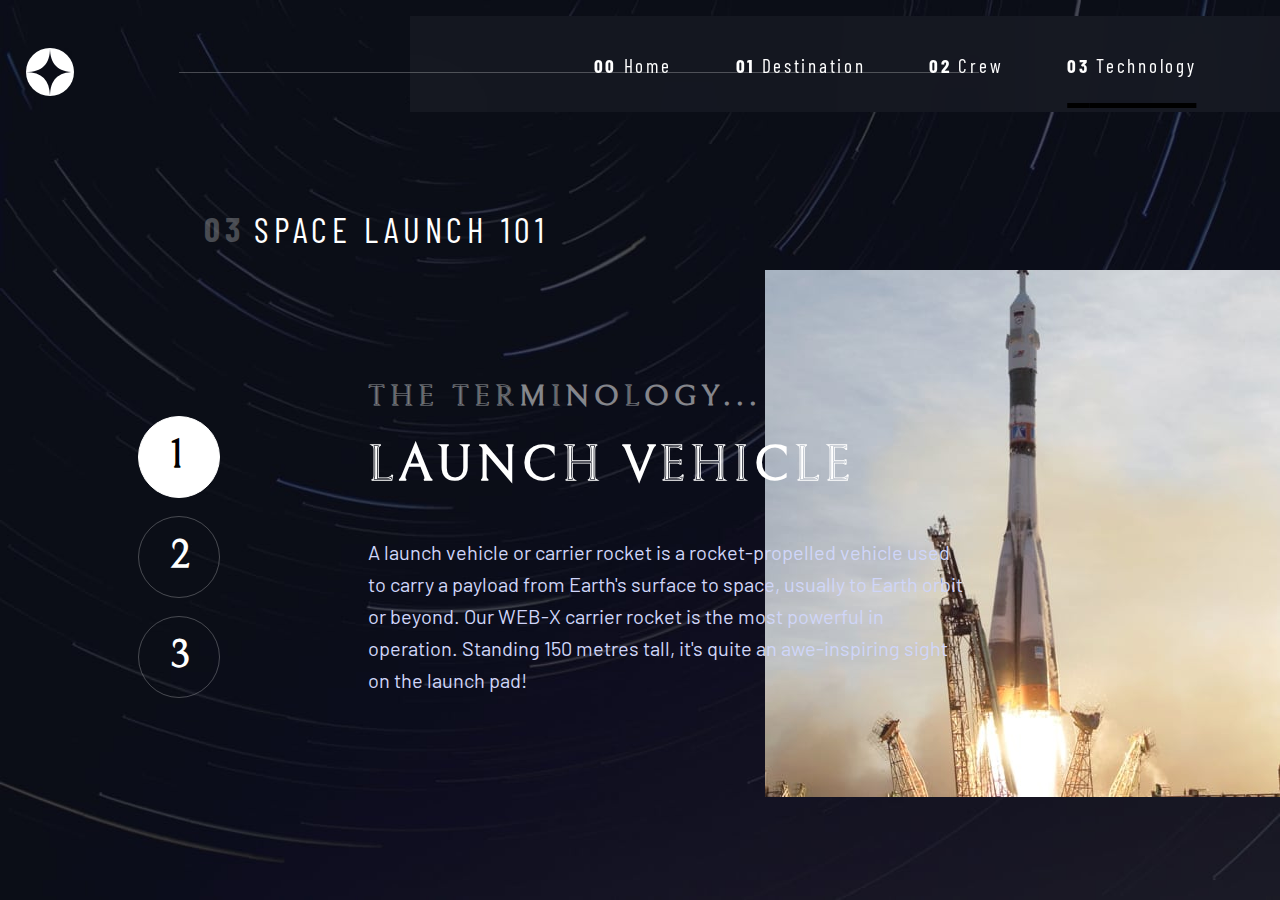
<file: technology/technology.html>
<!DOCTYPE html>
<html lang="en">
    <head>
        <meta charset="utf-8">
        <meta name="viewport" content="width=device-width, initial-scale=1.0">
        <title>Space Tourism</title>
        <link rel="stylesheet" href="technology.css">
        <link rel="preconnect" href="https://fonts.googleapis.com">
        <link rel="preconnect" href="https://fonts.gstatic.com" crossorigin>
        <link href="https://fonts.googleapis.com/css2?family=Barlow+Condensed:wght@400;700&display=swap" rel="stylesheet">
        <link href="https://fonts.googleapis.com/css2?family=Barlow+Condensed:wght@400;700&family=Bellefair&display=swap" rel="stylesheet">
        <link href="https://fonts.googleapis.com/css2?family=Barlow&family=Barlow+Condensed:wght@400;700&family=Bellefair&display=swap" rel="stylesheet">
    </head>
    <body>
        <div class="container">
            <img src="background-technology-desktop.jpg" alt="home" class="background-img" />
          <div class="navbar">
              <svg xmlns="http://www.w3.org/2000/svg" width="48" height="48"><g fill="none" fill-rule="evenodd"><circle cx="24" cy="24" r="24" fill="#FFF"/><path fill="#0B0D17" d="M24 0c0 16-8 24-24 24 15.718.114 23.718 8.114 24 24 0-16 8-24 24-24-16 0-24-8-24-24z"/></g></svg>
              <div class="line"></div>
              <nav class="nav">
                  <ul class="nav1">
                      <li class="nav-link home"><a href="../index.html" class="a1"><span>00</span> Home</a></li>
                      <li class="nav-link destination"><a href="../destination/destination.html" class="a1"><span>01</span> Destination</a></li>
                      <li class="nav-link crew"><a href="../crew/commander.html" class="a1"><span>02</span> Crew</a></li>
                      <li class="nav-link technology"><a href="../technology/technology.html" class="a1"><span>03</span> Technology</a></li>
                  </ul>
              </nav>
          </div>    
      </div>
      <div class="description">
        <div class="name">
            <span class="number">03</span>SPACE LAUNCH 101
        </div>
        <div class="img-vehicle">
            <img src="image-launch-vehicle-portrait.jpg" alt="launch-vehicle">
        </div>
         <div class="text">
            <h1 class="title">THE TERMINOLOGY...</h2>
            <h1 class="h1-technology">LAUNCH VEHICLE</h1>
            <p>A launch vehicle or carrier rocket is a rocket-propelled vehicle used to carry a payload from Earth's surface to space, usually to Earth orbit or beyond. Our WEB-X carrier rocket is the most powerful in operation. Standing 150 metres tall, it's quite an awe-inspiring sight on the launch pad!</p>
            <div class="button-div">
                <a href="technology.html" class="one"><span class="text-one">1</span></a>
                <a href="spaceport.html" class="two"><span class="text-two">2</span></a>
                <a href="space-capsule.html" class="three"><span class="text-three">3</span></a>
            </div>
        </div>
        </div>
    </body>
</html>
</file>
<file: styles.css>
/* Header Start */

body {
    margin: 0;
    padding: 0;
}

.container {
    position: relative;
}

.background-img {
    width: 100%;
    height: 100vh;
    position: absolute;
}

.navbar {
    position: relative;
}

.nav1 {
    position: absolute;   
    background: rgba(255, 255, 255, 0.04);
    backdrop-filter: blur(40.7742px);
    height: 96px;
    width: 830px;
    right: 0%;
    top: 50%;
    text-align: center;
}

.nav-link {
    list-style: none;
    display: inline-block;
    margin-left: 60px;  
    margin-top: 40px; 
}

.a1 {
    text-decoration: none;
    color: #fff;
    font-family: 'Barlow Condensed', sans-serif;
    font-size: 1.2rem;
    font-style: normal;
    font-weight: 400;
    line-height: 19px;
    letter-spacing: 2.7px;
}

.home {
    text-decoration: underline;
    text-underline-offset: 30px;
    text-decoration-thickness: 5px;
}

a:hover{
    text-decoration: underline;
    text-underline-offset: 30px;
    text-decoration-color: grey;
    text-decoration-line: 30px;
    text-decoration-thickness: 5px;
}

span {
    font-family: 'Barlow Condensed', sans-serif;
    font-weight: 700;
}

svg {
    position: absolute;
    top: 3rem;
    left: 2%;
    width: 48px;
    height: 48px;
}

.line {
    width: 800px;
    height: 1px;
    position: absolute;
    background-color: #fff;
    left: 14%;
    top: 72px;
    z-index: 1;
    opacity: 0.25;
}
/* Header End */
/* Content Start */
.description {
    width: 450px;
    height: 318px;
    position: absolute;
    color: #ffffff;
    top: 30%;
    left: 10%;
    text-align: center;
}

h5 {
    font-family: 'Barlow Condensed', sans-serif;
    font-weight: 400;
    font-size: 2rem;
    letter-spacing: 2px;
    font-style: bold;
    color: #d0d6f9;
}

h1 {
    font-family: 'Bellefair', serif;
    font-weight: 400;
    font-size: 9.6rem;
    letter-spacing: 4px;
    margin-bottom: 20px;
    margin-top: 10px;
    
}

p {
    font-family: 'Barlow', sans-serif;
    font-size: 1.2rem;
    font-weight: 400;
    font-style: normal;
    line-height: 2;
    letter-spacing: 1.5px;
    margin-top: 10px;
    color: #d0d6f9;
}



.btn {
    position: absolute;
    width: 300px;
    height: 300px;
    bottom: 20%;
    right: 10%;
    border-radius: 50%;
    color: #000;
    font-family: 'Bellefair', serif;
    font-weight: 400;
    font-size: 3rem;
    border-style: none;
    opacity: 1;
    
}

.btn:hover {
    scale:1.2;
    
    box-shadow: 0px 0px 0px 50px rgba(255,255,255,0.1);
}
/* Content End */
</file>
<file: crew/commander.css>
/* Header Start */
html{
    padding-top: 16px;
}
body {
    margin: 0;
    padding: 0;
}

.container {
    position: relative;
    top: -16px;
}

.background-img {
    width: 100%;
    height: 100vh;
    position: absolute;
}

.navbar {
    position: relative;
}

.nav1 {
    position: absolute;   
    background: rgba(255, 255, 255, 0.04);
    backdrop-filter: blur(40.7742px);
    height: 96px;
    width: 830px;
    right: 0%;
    top: 50%;
    text-align: center;
}

.nav-link {
    list-style: none;
    display: inline-block;
    margin-left: 60px;  
    margin-top: 40px; 
}

.a1 {
    text-decoration: none;
    color: #fff;
    font-family: 'Barlow Condensed', sans-serif;
    font-size: 1.2rem;
    font-style: normal;
    font-weight: 400;
    line-height: 19px;
    letter-spacing: 2.7px;
}

.a1:hover {
    text-decoration: underline;
    text-underline-offset: 30px;
    text-decoration-color: grey;
    text-decoration-line: 30px;
    text-decoration-thickness: 5px;
}

.crew {
    text-decoration: underline;
    text-underline-offset: 30px;
    text-decoration-thickness: 5px;
}

span {
    font-family: 'Barlow Condensed', sans-serif;
    font-weight: 700;
}

svg {
    position: absolute;
    top: 3rem;
    left: 2%;
    width: 48px;
    height: 48px;
}

.line {
    width: 800px;
    height: 1px;
    position: absolute;
    background-color: #fff;
    left: 14%;
    top: 72px;
    z-index: 1;
    opacity: 0.25;
}
/* Header End */
/* Content Start */
.name {
    position: absolute;
    width: 470px;
    height: 50px;
    background-color: none;
    left: 166.5px;
    top: 212px;
    text-align: center;
    font-family: 'Barlow Condensed';
    font-style: normal;
    font-weight: 400;
    font-size: 35px;
    line-height: 34px;
    letter-spacing: 4.725px;
    text-transform: uppercase;
    color: #FFFFFF;
}

.number {
    position: absolute;
    left: 10%;
    top: -1px;
    text-align: center;
    font-family: 'Barlow Condensed';
    font-style: normal;
    font-weight: 700;
    font-size: 35px;
    line-height: 34px;
    letter-spacing: 4.725px;
    color: #FFFFFF;
    mix-blend-mode: normal;
    opacity: 0.25;
}

.img-commander {
    position: absolute;
    bottom: 0%;
    right: 10%;
}

.text {
    position: relative;
    width: 600px;
    height: 350px;
    left: 11%;
    top: 500px;
    text-align: left;
}

.h1-crew {
    position: absolute;
    height: 115px;
    left: 0.11%;
    margin-bottom: 30px;
    color: #fff;
    font-family: 'Bellefair';
    font-size: 50px;
    margin-top: 0;
    line-height: 100px;
    letter-spacing: 5px;
}

.title {
    position: absolute;
    height: 115px;
    top: -70px;
    left: 0.11%;
    margin-bottom: 30px;
    color: #fff;
    font-family: 'Bellefair';
    font-size: 30px;
    margin-top: 0;
    line-height: 100px;
    letter-spacing: 5px; 
    opacity: 0.5;
}

p {
    position: absolute;
    height: 150px;
    font-family: 'Barlow';
    font-style: normal;
    font-size: 20px;
    font-weight: 400;
    line-height: 32px;
    color: #d0d6f9;
    top: 100px;
}

.crew-link {
    list-style: none;
}

.crew-link, .crew-btn {
    display: inline-block;
    margin-top: 150px;
    margin-right: 20px;
    
}

.button-div {
    position: relative;
    top: 300px;
    left: 0;
    
}

.btn {
    padding: 15px 15px;
    margin-right: 30px;
    border-radius: 50%;
    border: 0px solid #fff;
    opacity: 0.25;
}

.btn-1 {
    opacity: 1;
}

.btn-2:hover, .btn-3:hover, .btn-4:hover {
    opacity: 0.5;
}
</file>
<file: crew/fe.css>
/* Header Start */
html{
    padding-top: 16px;
}
body {
    margin: 0;
    padding: 0;
}

.container {
    position: relative;
    top: -16px;
}

.background-img {
    width: 100%;
    height: 100vh;
    position: absolute;
}

.navbar {
    position: relative;
}

.nav1 {
    position: absolute;   
    background: rgba(255, 255, 255, 0.04);
    backdrop-filter: blur(40.7742px);
    height: 96px;
    width: 830px;
    right: 0%;
    top: 50%;
    text-align: center;
}

.nav-link {
    list-style: none;
    display: inline-block;
    margin-left: 60px;  
    margin-top: 40px; 
}

.a1 {
    text-decoration: none;
    color: #fff;
    font-family: 'Barlow Condensed', sans-serif;
    font-size: 1.2rem;
    font-style: normal;
    font-weight: 400;
    line-height: 19px;
    letter-spacing: 2.7px;
}

.a1:hover {
    text-decoration: underline;
    text-underline-offset: 30px;
    text-decoration-color: grey;
    text-decoration-line: 30px;
    text-decoration-thickness: 5px;
}

.crew {
    text-decoration: underline;
    text-underline-offset: 30px;
    text-decoration-thickness: 5px;
}

span {
    font-family: 'Barlow Condensed', sans-serif;
    font-weight: 700;
}

svg {
    position: absolute;
    top: 3rem;
    left: 2%;
    width: 48px;
    height: 48px;
}

.line {
    width: 800px;
    height: 1px;
    position: absolute;
    background-color: #fff;
    left: 14%;
    top: 72px;
    z-index: 1;
    opacity: 0.25;
}
/* Header End */
/* Content Start */
.name {
    position: absolute;
    width: 470px;
    height: 50px;
    background-color: none;
    left: 166.5px;
    top: 212px;
    text-align: center;
    font-family: 'Barlow Condensed';
    font-style: normal;
    font-weight: 400;
    font-size: 35px;
    line-height: 34px;
    letter-spacing: 4.725px;
    text-transform: uppercase;
    color: #FFFFFF;
}

.number {
    position: absolute;
    left: 10%;
    top: -1px;
    text-align: center;
    font-family: 'Barlow Condensed';
    font-style: normal;
    font-weight: 700;
    font-size: 35px;
    line-height: 34px;
    letter-spacing: 4.725px;
    color: #FFFFFF;
    mix-blend-mode: normal;
    opacity: 0.25;
}

.img-fe {
    position: absolute;
    bottom: 0%;
    right: 10%;
}

.text {
    position: relative;
    width: 600px;
    height: 350px;
    left: 11%;
    top: 500px;
    text-align: left;
}

.h1-crew {
    position: absolute;
    width: 650px;
    height: 115px;
    left: 0.11%;
    margin-bottom: 30px;
    color: #fff;
    font-family: 'Bellefair';
    font-size: 50px;
    margin-top: 0;
    line-height: 100px;
    letter-spacing: 5px;
}

.title {
    position: absolute;
    height: 115px;
    top: -70px;
    left: 0.11%;
    margin-bottom: 30px;
    color: #fff;
    font-family: 'Bellefair';
    font-size: 30px;
    margin-top: 0;
    line-height: 100px;
    letter-spacing: 5px; 
    opacity: 0.5;
}

p {
    position: absolute;
    height: 150px;
    font-family: 'Barlow';
    font-style: normal;
    font-size: 20px;
    font-weight: 400;
    line-height: 32px;
    color: #d0d6f9;
    top: 100px;
}

.crew-link {
    list-style: none;
}

.crew-link, .crew-btn {
    display: inline-block;
    margin-top: 150px;
    margin-right: 20px;
    
}

.button-div {
    position: relative;
    top: 300px;
    left: 0;
    
}

.btn {
    padding: 15px 15px;
    margin-right: 30px;
    border-radius: 50%;
    border: 0px solid #fff;
    opacity: 0.25;
}

.btn-4 {
    opacity: 1;
}

.btn-1:hover, .btn-2:hover, .btn-3:hover {
    opacity: 0.5;
}
</file>
<file: crew/ms.css>
/* Header Start */
html{
    padding-top: 16px;
}
body {
    margin: 0;
    padding: 0;
}

.container {
    position: relative;
    top: -16px;
}

.background-img {
    width: 100%;
    height: 100vh;
    position: absolute;
}

.navbar {
    position: relative;
}

.nav1 {
    position: absolute;   
    background: rgba(255, 255, 255, 0.04);
    backdrop-filter: blur(40.7742px);
    height: 96px;
    width: 830px;
    right: 0%;
    top: 50%;
    text-align: center;
}

.nav-link {
    list-style: none;
    display: inline-block;
    margin-left: 60px;  
    margin-top: 40px; 
}

.a1 {
    text-decoration: none;
    color: #fff;
    font-family: 'Barlow Condensed', sans-serif;
    font-size: 1.2rem;
    font-style: normal;
    font-weight: 400;
    line-height: 19px;
    letter-spacing: 2.7px;
}

.a1:hover {
    text-decoration: underline;
    text-underline-offset: 30px;
    text-decoration-color: grey;
    text-decoration-line: 30px;
    text-decoration-thickness: 5px;
}

.crew {
    text-decoration: underline;
    text-underline-offset: 30px;
    text-decoration-thickness: 5px;
}

span {
    font-family: 'Barlow Condensed', sans-serif;
    font-weight: 700;
}

svg {
    position: absolute;
    top: 3rem;
    left: 2%;
    width: 48px;
    height: 48px;
}

.line {
    width: 800px;
    height: 1px;
    position: absolute;
    background-color: #fff;
    left: 14%;
    top: 72px;
    z-index: 1;
    opacity: 0.25;
}
/* Header End */
/* Content Start */
.name {
    position: absolute;
    width: 470px;
    height: 50px;
    background-color: none;
    left: 166.5px;
    top: 212px;
    text-align: center;
    font-family: 'Barlow Condensed';
    font-style: normal;
    font-weight: 400;
    font-size: 35px;
    line-height: 34px;
    letter-spacing: 4.725px;
    text-transform: uppercase;
    color: #FFFFFF;
}

.number {
    position: absolute;
    left: 10%;
    top: -1px;
    text-align: center;
    font-family: 'Barlow Condensed';
    font-style: normal;
    font-weight: 700;
    font-size: 35px;
    line-height: 34px;
    letter-spacing: 4.725px;
    color: #FFFFFF;
    mix-blend-mode: normal;
    opacity: 0.25;
}

.img-ms {
    position: absolute;
    bottom: 0%;
    right: 10%;
}

.text {
    position: relative;
    width: 600px;
    height: 350px;
    left: 11%;
    top: 500px;
    text-align: left;
}

.h1-crew {
    position: absolute;
    width: 650px;
    height: 115px;
    left: 0.11%;
    margin-bottom: 30px;
    color: #fff;
    font-family: 'Bellefair';
    font-size: 50px;
    margin-top: 0;
    line-height: 100px;
    letter-spacing: 5px;
}

.title {
    position: absolute;
    height: 115px;
    top: -70px;
    left: 0.11%;
    margin-bottom: 30px;
    color: #fff;
    font-family: 'Bellefair';
    font-size: 30px;
    margin-top: 0;
    line-height: 100px;
    letter-spacing: 5px; 
    opacity: 0.5;
}

p {
    position: absolute;
    height: 150px;
    font-family: 'Barlow';
    font-style: normal;
    font-size: 20px;
    font-weight: 400;
    line-height: 32px;
    color: #d0d6f9;
    top: 100px;
}

.crew-link {
    list-style: none;
}

.crew-link, .crew-btn {
    display: inline-block;
    margin-top: 150px;
    margin-right: 20px;
    
}

.button-div {
    position: relative;
    top: 300px;
    left: 0;
    
}

.btn {
    padding: 15px 15px;
    margin-right: 30px;
    border-radius: 50%;
    border: 0px solid #fff;
    opacity: 0.25;
}

.btn-2 {
    opacity: 1;
}

.btn-1:hover, .btn-3:hover, .btn-4:hover {
    opacity: 0.5;
}
</file>
<file: crew/pilot.css>
/* Header Start */
html{
    padding-top: 16px;
}
body {
    margin: 0;
    padding: 0;
}

.container {
    position: relative;
    top: -16px;
}

.background-img {
    width: 100%;
    height: 100vh;
    position: absolute;
}

.navbar {
    position: relative;
}

.nav1 {
    position: absolute;   
    background: rgba(255, 255, 255, 0.04);
    backdrop-filter: blur(40.7742px);
    height: 96px;
    width: 830px;
    right: 0%;
    top: 50%;
    text-align: center;
}

.nav-link {
    list-style: none;
    display: inline-block;
    margin-left: 60px;  
    margin-top: 40px; 
}

.a1 {
    text-decoration: none;
    color: #fff;
    font-family: 'Barlow Condensed', sans-serif;
    font-size: 1.2rem;
    font-style: normal;
    font-weight: 400;
    line-height: 19px;
    letter-spacing: 2.7px;
}

.a1:hover {
    text-decoration: underline;
    text-underline-offset: 30px;
    text-decoration-color: grey;
    text-decoration-line: 30px;
    text-decoration-thickness: 5px;
}

.crew {
    text-decoration: underline;
    text-underline-offset: 30px;
    text-decoration-thickness: 5px;
}

span {
    font-family: 'Barlow Condensed', sans-serif;
    font-weight: 700;
}

svg {
    position: absolute;
    top: 3rem;
    left: 2%;
    width: 48px;
    height: 48px;
}

.line {
    width: 800px;
    height: 1px;
    position: absolute;
    background-color: #fff;
    left: 14%;
    top: 72px;
    z-index: 1;
    opacity: 0.25;
}
/* Header End */
/* Content Start */
.name {
    position: absolute;
    width: 470px;
    height: 50px;
    background-color: none;
    left: 166.5px;
    top: 212px;
    text-align: center;
    font-family: 'Barlow Condensed';
    font-style: normal;
    font-weight: 400;
    font-size: 35px;
    line-height: 34px;
    letter-spacing: 4.725px;
    text-transform: uppercase;
    color: #FFFFFF;
}

.number {
    position: absolute;
    left: 10%;
    top: -1px;
    text-align: center;
    font-family: 'Barlow Condensed';
    font-style: normal;
    font-weight: 700;
    font-size: 35px;
    line-height: 34px;
    letter-spacing: 4.725px;
    color: #FFFFFF;
    mix-blend-mode: normal;
    opacity: 0.25;
}

.img-pilot {
    position: absolute;
    bottom: 0%;
    right: 10%;
}

.text {
    position: relative;
    width: 600px;
    height: 350px;
    left: 11%;
    top: 500px;
    text-align: left;
}

.h1-crew {
    position: absolute;
    width: 650px;
    height: 115px;
    left: 0.11%;
    margin-bottom: 30px;
    color: #fff;
    font-family: 'Bellefair';
    font-size: 50px;
    margin-top: 0;
    line-height: 100px;
    letter-spacing: 5px;
}

.title {
    position: absolute;
    height: 115px;
    top: -70px;
    left: 0.11%;
    margin-bottom: 30px;
    color: #fff;
    font-family: 'Bellefair';
    font-size: 30px;
    margin-top: 0;
    line-height: 100px;
    letter-spacing: 5px; 
    opacity: 0.5;
}

p {
    position: absolute;
    height: 150px;
    font-family: 'Barlow';
    font-style: normal;
    font-size: 20px;
    font-weight: 400;
    line-height: 32px;
    color: #d0d6f9;
    top: 100px;
}

.crew-link {
    list-style: none;
}

.crew-link, .crew-btn {
    display: inline-block;
    margin-top: 150px;
    margin-right: 20px;
    
}

.button-div {
    position: relative;
    top: 300px;
    left: 0;
    
}

.btn {
    padding: 15px 15px;
    margin-right: 30px;
    border-radius: 50%;
    border: 0px solid #fff;
    opacity: 0.25;
}

.btn-3 {
    opacity: 1;
}

.btn-1:hover, .btn-2:hover, .btn-4:hover {
    opacity: 0.5;
}
</file>
<file: destination/styles.css>
/* Header Start */

body {
    margin: 0;
    padding: 0;
}

.container {
    position: relative;
    top: -16px;
}

.background-img {
    width: 100%;
    height: 100vh;
    position: absolute;
}

.navbar {
    position: relative;
}

.nav1 {
    position: absolute;   
    background: rgba(255, 255, 255, 0.04);
    backdrop-filter: blur(40.7742px);
    height: 96px;
    width: 830px;
    right: 0%;
    top: 50%;
    text-align: center;
}

.nav-link {
    list-style: none;
    display: inline-block;
    margin-left: 60px;  
    margin-top: 40px; 
}

.a1 {
    text-decoration: none;
    color: #fff;
    font-family: 'Barlow Condensed', sans-serif;
    font-size: 1.2rem;
    font-style: normal;
    font-weight: 400;
    line-height: 19px;
    letter-spacing: 2.7px;
}

.a1:hover {
    text-decoration: underline;
    text-underline-offset: 30px;
    text-decoration-color: grey;
    text-decoration-line: 30px;
    text-decoration-thickness: 5px;
}

.destination {
    text-decoration: underline;
    text-underline-offset: 30px;
    text-decoration-thickness: 5px;
}

span {
    font-family: 'Barlow Condensed', sans-serif;
    font-weight: 700;
}

svg {
    position: absolute;
    top: 3rem;
    left: 2%;
    width: 48px;
    height: 48px;
}

.line {
    width: 800px;
    height: 1px;
    position: absolute;
    background-color: #fff;
    left: 14%;
    top: 72px;
    z-index: 1;
    opacity: 0.25;
}
/* Header End */
/* Content Start */
.name {
    position: absolute;
    width: 470px;
    height: 50px;
    background-color: none;
    left: 166.5px;
    top: 212px;
    text-align: center;
    font-family: 'Barlow Condensed';
    font-style: normal;
    font-weight: 400;
    font-size: 28px;
    line-height: 34px;
    letter-spacing: 4.725px;
    text-transform: uppercase;
    color: #FFFFFF;
}

.number {
    position: absolute;
    left: 1%;
    top: -1px;
    text-align: center;
    font-family: 'Barlow Condensed';
    font-style: normal;
    font-weight: 700;
    font-size: 28px;
    line-height: 34px;
    letter-spacing: 4.725px;
    color: #FFFFFF;
    mix-blend-mode: normal;
    opacity: 0.25;
}

.img-moon {
    position: absolute;
    top: 40%;
    left: 20%;
}

.text {
    position: relative;
    width: 600px;
    height: 350px;
    left: 60%;
    top: 350px;
    text-align: left;
}

.destination-link {
    display: inline-block;
    padding-right: 60px;
    padding-bottom: 60px;
    
}

.a2 {
    color: #fff;
    text-decoration: none;
    font-family: 'Barlow Condensed';
    font-size: 1.3rem;
    font-style: normal;
    font-weight: 400;
    line-height: 4.7px;
    letter-spacing: 2.5px;
}

.moon {
    text-decoration: underline;
    text-underline-offset: 10px;
    text-decoration-thickness:3px ;
}

.a2:hover {
    text-decoration: underline;
    text-underline-offset: 10px;
    text-decoration-thickness: 3px;
    text-decoration-color: grey;    
}

.h1-destination {
    position: absolute;
    height: 115px;
    left: 0.11%;
    margin-bottom: 30px;
    color: #fff;
    font-family: 'Bellefair';
    font-size: 100px;
    margin-top: 0;
    line-height: 100px;
    letter-spacing: 5px;
}

p {
    position: absolute;
    height: 150px;
    font-family: 'Barlow';
    font-style: normal;
    font-size: 20px;
    font-weight: 400;
    line-height: 32px;
    color: #d0d6f9;
    top: 250px;
}

hr {
    position: absolute;
    top: 450px;
    left: 0px;
    width: 600px;
    height: 0px;
}

.avg-dist {
    position: absolute;
    left: 0px;
    top: 250px;
}

.avg {
    position: absolute;
    left: 0;
    top: 230px;
    width: 100px;
    font-family: 'Barlow Condensed';
    font-style: normal;
    font-weight: 400;
    font-size: 14px;
    line-height: 17px;
    letter-spacing: 2.3625px;
    text-transform: uppercase;
    color: #D0D6F9;
}

.distance {
    position: absolute;
    width: 150px;
    height: 10px;
    font-family: 'Bellefair';
    font-style: normal;
    font-weight: 400;
    font-size: 28px;
    line-height: 32px;
    color: #fff;
}

.est {
    position: absolute;
    left: 350px;
    top: 480px;
    width: 150px;
    font-family: 'Barlow Condensed';
    font-style: normal;
    font-weight: 400;
    font-size: 14px;
    line-height: 17px;
    letter-spacing: 2.3625px;
    text-transform: uppercase;
    color: #D0D6F9;
}

.time {
    position: absolute;
    width: 150px;
    height: 10px;
    left: 350px;
    top: 500px;
    font-family: 'Bellefair';
    font-style: normal;
    font-weight: 400;
    font-size: 28px;
    line-height: 32px;
    color: #fff;
}
/* Content End */
</file>
<file: destination/europa.css>
/* Header Start */

body {
    margin: 0;
    padding: 0;
}

.container {
    position: relative;
    top: -16px;
}

.background-img {
    width: 100%;
    height: 100vh;
    position: absolute;
}

.navbar {
    position: relative;
}

.nav1 {
    position: absolute;   
    background: rgba(255, 255, 255, 0.04);
    backdrop-filter: blur(40.7742px);
    height: 96px;
    width: 830px;
    right: 0%;
    top: 50%;
    text-align: center;
}

.nav-link {
    list-style: none;
    display: inline-block;
    margin-left: 60px;  
    margin-top: 40px; 
}

.a1 {
    text-decoration: none;
    color: #fff;
    font-family: 'Barlow Condensed', sans-serif;
    font-size: 1.2rem;
    font-style: normal;
    font-weight: 400;
    line-height: 19px;
    letter-spacing: 2.7px;
}

.a1:hover {
    text-decoration: underline;
    text-underline-offset: 30px;
    text-decoration-color: grey;
    text-decoration-line: 30px;
    text-decoration-thickness: 5px;
}

.destination {
    text-decoration: underline;
    text-underline-offset: 30px;
    text-decoration-thickness: 5px;
}

span {
    font-family: 'Barlow Condensed', sans-serif;
    font-weight: 700;
}

svg {
    position: absolute;
    top: 3rem;
    left: 2%;
    width: 48px;
    height: 48px;
}

.line {
    width: 800px;
    height: 1px;
    position: absolute;
    background-color: #fff;
    left: 14%;
    top: 72px;
    z-index: 1;
    opacity: 0.25;
}
/* Header End */
/* Content Start */
.name {
    position: absolute;
    width: 470px;
    height: 50px;
    background-color: none;
    left: 166.5px;
    top: 212px;
    text-align: center;
    font-family: 'Barlow Condensed';
    font-style: normal;
    font-weight: 400;
    font-size: 28px;
    line-height: 34px;
    letter-spacing: 4.725px;
    text-transform: uppercase;
    color: #FFFFFF;
}

.number {
    position: absolute;
    left: 1%;
    top: -1px;
    text-align: center;
    font-family: 'Barlow Condensed';
    font-style: normal;
    font-weight: 700;
    font-size: 28px;
    line-height: 34px;
    letter-spacing: 4.725px;
    color: #FFFFFF;
    mix-blend-mode: normal;
    opacity: 0.25;
}

.img-europa {
    position: absolute;
    top: 40%;
    left: 20%;
}

.text {
    position: relative;
    width: 600px;
    height: 350px;
    left: 60%;
    top: 350px;
    text-align: left;
}

.destination-link {
    display: inline-block;
    padding-right: 60px;
    padding-bottom: 60px;
    
}

.a2 {
    color: #fff;
    text-decoration: none;
    font-family: 'Barlow Condensed';
    font-size: 1.3rem;
    font-style: normal;
    font-weight: 400;
    line-height: 4.7px;
    letter-spacing: 2.5px;
}

.europa {
    text-decoration: underline;
    text-underline-offset: 10px;
    text-decoration-thickness:3px ;
}

.a2:hover {
    text-decoration: underline;
    text-underline-offset: 10px;
    text-decoration-thickness: 3px;
    text-decoration-color: grey;    
}

.h1-destination {
    position: absolute;
    height: 115px;
    left: 0.11%;
    margin-bottom: 30px;
    color: #fff;
    font-family: 'Bellefair';
    font-size: 100px;
    margin-top: 0;
    line-height: 100px;
    letter-spacing: 5px;
}

p {
    position: absolute;
    height: 150px;
    font-family: 'Barlow';
    font-style: normal;
    font-size: 20px;
    font-weight: 400;
    line-height: 32px;
    color: #d0d6f9;
    top: 250px;
}

hr {
    position: absolute;
    top: 450px;
    left: 0px;
    width: 600px;
    height: 0px;
}

.avg-dist {
    position: absolute;
    left: 0px;
    top: 250px;
}

.avg {
    position: absolute;
    left: 0;
    top: 230px;
    width: 100px;
    font-family: 'Barlow Condensed';
    font-style: normal;
    font-weight: 400;
    font-size: 14px;
    line-height: 17px;
    letter-spacing: 2.3625px;
    text-transform: uppercase;
    color: #D0D6F9;
}

.distance {
    position: absolute;
    width: 200px;
    height: 10px;
    font-family: 'Bellefair';
    font-style: normal;
    font-weight: 400;
    font-size: 28px;
    line-height: 32px;
    color: #fff;
}

.est {
    position: absolute;
    left: 350px;
    top: 480px;
    width: 150px;
    font-family: 'Barlow Condensed';
    font-style: normal;
    font-weight: 400;
    font-size: 14px;
    line-height: 17px;
    letter-spacing: 2.3625px;
    text-transform: uppercase;
    color: #D0D6F9;
}

.time {
    position: absolute;
    width: 150px;
    height: 10px;
    left: 350px;
    top: 500px;
    font-family: 'Bellefair';
    font-style: normal;
    font-weight: 400;
    font-size: 28px;
    line-height: 32px;
    color: #fff;
}
/* Content End */
</file>
<file: destination/mars.css>
/* Header Start */

body {
    margin: 0;
    padding: 0;
}

.container {
    position: relative;
    top: -16px;
}

.background-img {
    width: 100%;
    height: 100vh;
    position: absolute;
}

.navbar {
    position: relative;
}

.nav1 {
    position: absolute;   
    background: rgba(255, 255, 255, 0.04);
    backdrop-filter: blur(40.7742px);
    height: 96px;
    width: 830px;
    right: 0%;
    top: 50%;
    text-align: center;
}

.nav-link {
    list-style: none;
    display: inline-block;
    margin-left: 60px;  
    margin-top: 40px; 
}

.a1 {
    text-decoration: none;
    color: #fff;
    font-family: 'Barlow Condensed', sans-serif;
    font-size: 1.2rem;
    font-style: normal;
    font-weight: 400;
    line-height: 19px;
    letter-spacing: 2.7px;
}

.a1:hover {
    text-decoration: underline;
    text-underline-offset: 30px;
    text-decoration-color: grey;
    text-decoration-line: 30px;
    text-decoration-thickness: 5px;
}

.destination {
    text-decoration: underline;
    text-underline-offset: 30px;
    text-decoration-thickness: 5px;
}

span {
    font-family: 'Barlow Condensed', sans-serif;
    font-weight: 700;
}

svg {
    position: absolute;
    top: 3rem;
    left: 2%;
    width: 48px;
    height: 48px;
}

.line {
    width: 800px;
    height: 1px;
    position: absolute;
    background-color: #fff;
    left: 14%;
    top: 72px;
    z-index: 1;
    opacity: 0.25;
}
/* Header End */
/* Content Start */
.name {
    position: absolute;
    width: 470px;
    height: 50px;
    background-color: none;
    left: 166.5px;
    top: 212px;
    text-align: center;
    font-family: 'Barlow Condensed';
    font-style: normal;
    font-weight: 400;
    font-size: 28px;
    line-height: 34px;
    letter-spacing: 4.725px;
    text-transform: uppercase;
    color: #FFFFFF;
}

.number {
    position: absolute;
    left: 1%;
    top: -1px;
    text-align: center;
    font-family: 'Barlow Condensed';
    font-style: normal;
    font-weight: 700;
    font-size: 28px;
    line-height: 34px;
    letter-spacing: 4.725px;
    color: #FFFFFF;
    mix-blend-mode: normal;
    opacity: 0.25;
}

.img-mars {
    position: absolute;
    top: 40%;
    left: 20%;
}

.text {
    position: relative;
    width: 600px;
    height: 350px;
    left: 60%;
    top: 350px;
    text-align: left;
}

.destination-link {
    display: inline-block;
    padding-right: 60px;
    padding-bottom: 60px;
    
}

.a2 {
    color: #fff;
    text-decoration: none;
    font-family: 'Barlow Condensed';
    font-size: 1.3rem;
    font-style: normal;
    font-weight: 400;
    line-height: 4.7px;
    letter-spacing: 2.5px;
}

.mars {
    text-decoration: underline;
    text-underline-offset: 10px;
    text-decoration-thickness:3px ;
}

.a2:hover {
    text-decoration: underline;
    text-underline-offset: 10px;
    text-decoration-thickness: 3px;
    text-decoration-color: grey;    
}

.h1-destination {
    position: absolute;
    height: 115px;
    left: 0.11%;
    margin-bottom: 30px;
    color: #fff;
    font-family: 'Bellefair';
    font-size: 100px;
    margin-top: 0;
    line-height: 100px;
    letter-spacing: 5px;
}

p {
    position: absolute;
    height: 150px;
    font-family: 'Barlow';
    font-style: normal;
    font-size: 20px;
    font-weight: 400;
    line-height: 32px;
    color: #d0d6f9;
    top: 250px;
}

hr {
    position: absolute;
    top: 450px;
    left: 0px;
    width: 600px;
    height: 0px;
}

.avg-dist {
    position: absolute;
    left: 0px;
    top: 250px;
}

.avg {
    position: absolute;
    left: 0;
    top: 230px;
    width: 100px;
    font-family: 'Barlow Condensed';
    font-style: normal;
    font-weight: 400;
    font-size: 14px;
    line-height: 17px;
    letter-spacing: 2.3625px;
    text-transform: uppercase;
    color: #D0D6F9;
}

.distance {
    position: absolute;
    width: 200px;
    height: 10px;
    font-family: 'Bellefair';
    font-style: normal;
    font-weight: 400;
    font-size: 28px;
    line-height: 32px;
    color: #fff;
}

.est {
    position: absolute;
    left: 350px;
    top: 480px;
    width: 150px;
    font-family: 'Barlow Condensed';
    font-style: normal;
    font-weight: 400;
    font-size: 14px;
    line-height: 17px;
    letter-spacing: 2.3625px;
    text-transform: uppercase;
    color: #D0D6F9;
}

.time {
    position: absolute;
    width: 150px;
    height: 10px;
    left: 350px;
    top: 500px;
    font-family: 'Bellefair';
    font-style: normal;
    font-weight: 400;
    font-size: 28px;
    line-height: 32px;
    color: #fff;
}
/* Content End */
</file>
<file: destination/titan.css>
/* Header Start */

body {
    margin: 0;
    padding: 0;
}

.container {
    position: relative;
    top: -16px;
}

.background-img {
    width: 100%;
    height: 100vh;
    position: absolute;
}

.navbar {
    position: relative;
}

.nav1 {
    position: absolute;   
    background: rgba(255, 255, 255, 0.04);
    backdrop-filter: blur(40.7742px);
    height: 96px;
    width: 830px;
    right: 0%;
    top: 50%;
    text-align: center;
}

.nav-link {
    list-style: none;
    display: inline-block;
    margin-left: 60px;  
    margin-top: 40px; 
}

.a1 {
    text-decoration: none;
    color: #fff;
    font-family: 'Barlow Condensed', sans-serif;
    font-size: 1.2rem;
    font-style: normal;
    font-weight: 400;
    line-height: 19px;
    letter-spacing: 2.7px;
}

.a1:hover {
    text-decoration: underline;
    text-underline-offset: 30px;
    text-decoration-color: grey;
    text-decoration-line: 30px;
    text-decoration-thickness: 5px;
}

.destination {
    text-decoration: underline;
    text-underline-offset: 30px;
    text-decoration-thickness: 5px;
}

span {
    font-family: 'Barlow Condensed', sans-serif;
    font-weight: 700;
}

svg {
    position: absolute;
    top: 3rem;
    left: 2%;
    width: 48px;
    height: 48px;
}

.line {
    width: 800px;
    height: 1px;
    position: absolute;
    background-color: #fff;
    left: 14%;
    top: 72px;
    z-index: 1;
    opacity: 0.25;
}
/* Header End */
/* Content Start */
.name {
    position: absolute;
    width: 470px;
    height: 50px;
    background-color: none;
    left: 166.5px;
    top: 212px;
    text-align: center;
    font-family: 'Barlow Condensed';
    font-style: normal;
    font-weight: 400;
    font-size: 28px;
    line-height: 34px;
    letter-spacing: 4.725px;
    text-transform: uppercase;
    color: #FFFFFF;
}

.number {
    position: absolute;
    left: 1%;
    top: -1px;
    text-align: center;
    font-family: 'Barlow Condensed';
    font-style: normal;
    font-weight: 700;
    font-size: 28px;
    line-height: 34px;
    letter-spacing: 4.725px;
    color: #FFFFFF;
    mix-blend-mode: normal;
    opacity: 0.25;
}

.img-titan {
    position: absolute;
    top: 40%;
    left: 20%;
}

.text {
    position: relative;
    width: 600px;
    height: 350px;
    left: 60%;
    top: 350px;
    text-align: left;
}

.destination-link {
    display: inline-block;
    padding-right: 60px;
    padding-bottom: 60px;
    
}

.a2 {
    color: #fff;
    text-decoration: none;
    font-family: 'Barlow Condensed';
    font-size: 1.3rem;
    font-style: normal;
    font-weight: 400;
    line-height: 4.7px;
    letter-spacing: 2.5px;
}

.titan {
    text-decoration: underline;
    text-underline-offset: 10px;
    text-decoration-thickness:3px ;
}

.a2:hover {
    text-decoration: underline;
    text-underline-offset: 10px;
    text-decoration-thickness: 3px;
    text-decoration-color: grey;    
}

.h1-destination {
    position: absolute;
    height: 115px;
    left: 0.11%;
    margin-bottom: 30px;
    color: #fff;
    font-family: 'Bellefair';
    font-size: 100px;
    margin-top: 0;
    line-height: 100px;
    letter-spacing: 5px;
}

p {
    position: absolute;
    height: 150px;
    font-family: 'Barlow';
    font-style: normal;
    font-size: 20px;
    font-weight: 400;
    line-height: 32px;
    color: #d0d6f9;
    top: 250px;
}

hr {
    position: absolute;
    top: 450px;
    left: 0px;
    width: 600px;
    height: 0px;
}

.avg-dist {
    position: absolute;
    left: 0px;
    top: 250px;
}

.avg {
    position: absolute;
    left: 0;
    top: 230px;
    width: 100px;
    font-family: 'Barlow Condensed';
    font-style: normal;
    font-weight: 400;
    font-size: 14px;
    line-height: 17px;
    letter-spacing: 2.3625px;
    text-transform: uppercase;
    color: #D0D6F9;
}

.distance {
    position: absolute;
    width: 200px;
    height: 10px;
    font-family: 'Bellefair';
    font-style: normal;
    font-weight: 400;
    font-size: 28px;
    line-height: 32px;
    color: #fff;
}

.est {
    position: absolute;
    left: 350px;
    top: 480px;
    width: 150px;
    font-family: 'Barlow Condensed';
    font-style: normal;
    font-weight: 400;
    font-size: 14px;
    line-height: 17px;
    letter-spacing: 2.3625px;
    text-transform: uppercase;
    color: #D0D6F9;
}

.time {
    position: absolute;
    width: 150px;
    height: 10px;
    left: 350px;
    top: 500px;
    font-family: 'Bellefair';
    font-style: normal;
    font-weight: 400;
    font-size: 28px;
    line-height: 32px;
    color: #fff;
}
/* Content End */
</file>
<file: technology/space-capsule.css>
/* Header Start */
html{
    padding-top: 16px;
}
body {
    margin: 0;
    padding: 0;
}

.container {
    position: relative;
    top: -16px;
}

.background-img {
    width: 100%;
    height: 100vh;
    position: absolute;
}

.navbar {
    position: relative;
}

.nav1 {
    position: absolute;   
    background: rgba(255, 255, 255, 0.04);
    backdrop-filter: blur(40.7742px);
    height: 96px;
    width: 830px;
    right: 0%;
    top: 50%;
    text-align: center;
}

.nav-link {
    list-style: none;
    display: inline-block;
    margin-left: 60px;  
    margin-top: 40px; 
}

.a1 {
    text-decoration: none;
    color: #fff;
    font-family: 'Barlow Condensed', sans-serif;
    font-size: 1.2rem;
    font-style: normal;
    font-weight: 400;
    line-height: 19px;
    letter-spacing: 2.7px;
}

.a1:hover {
    text-decoration: underline;
    text-underline-offset: 30px;
    text-decoration-color: grey;
    text-decoration-line: 30px;
    text-decoration-thickness: 5px;
}

.technology {
    text-decoration: underline;
    text-underline-offset: 30px;
    text-decoration-thickness: 5px;
}

span {
    font-family: 'Barlow Condensed', sans-serif;
    font-weight: 700;
}

svg {
    position: absolute;
    top: 3rem;
    left: 2%;
    width: 48px;
    height: 48px;
}

.line {
    width: 800px;
    height: 1px;
    position: absolute;
    background-color: #fff;
    left: 14%;
    top: 72px;
    z-index: 1;
    opacity: 0.25;
}
/* Header End */
/* Content Start */
.name {
    position: absolute;
    width: 470px;
    height: 50px;
    background-color: none;
    left: 166.5px;
    top: 212px;
    text-align: center;
    font-family: 'Barlow Condensed';
    font-style: normal;
    font-weight: 400;
    font-size: 35px;
    line-height: 34px;
    letter-spacing: 4.725px;
    text-transform: uppercase;
    color: #FFFFFF;
}

.number {
    position: absolute;
    left: 8%;
    top: -1px;
    text-align: center;
    font-family: 'Barlow Condensed';
    font-style: normal;
    font-weight: 700;
    font-size: 35px;
    line-height: 34px;
    letter-spacing: 4.725px;
    color: #FFFFFF;
    mix-blend-mode: normal;
    opacity: 0.25;
}

.img-space-capsule {
    position: absolute;
    bottom: 11%;
    right: 0%;
}

.text {
    position: relative;
    width: 600px;
    height: 350px;
    left: 10%;
    top: 400px;
    text-align: left;
}

.h1-technology {
    position: absolute;
    width: 650px;
    height: 115px;
    left: 40%;
    margin-bottom: 30px;
    color: #fff;
    font-family: 'Bellefair';
    font-size: 50px;
    margin-top: 0;
    line-height: 100px;
    letter-spacing: 5px;
}

.title {
    position: absolute;
    height: 115px;
    top: -70px;
    left: 40%;
    margin-bottom: 30px;
    color: #fff;
    font-family: 'Bellefair';
    font-size: 30px;
    margin-top: 0;
    line-height: 100px;
    letter-spacing: 5px; 
    opacity: 0.5;
    width: 400px;
}

p {
    position: absolute;
    width: 600px;
    height: 150px;
    font-family: 'Barlow';
    font-style: normal;
    font-size: 20px;
    font-weight: 400;
    line-height: 32px;
    color: #d0d6f9;
    top: 100px;
    left: 40%;
}

.one {
    position: absolute;
    width: 80px;
    height: 80px;
    color: #fff;
    border: 0.2px solid rgba(255, 255, 255, .25);
    border-radius: 50%;
    text-decoration: none;
    font-size: 40px;
    text-align: center;
    left: 10px;
    font-family: 'Bellefair';
}

.text-one {
    position: absolute;
    left: 32px;
    top: 15px;
    font-style: normal;
    font-family: 'Bellefair';
}

.two {
    position: absolute;
    width: 80px;
    height: 80px;
    color: #fff;
    border: 0.2px solid rgba(255, 255, 255, .25);
    border-radius: 50%;
    text-decoration: none;
    font-size: 40px;
    text-align: center;
    top: 100px;
    left: 10px;
    text-align: center;
}

.text-two {
    position: absolute;
    left: 32px;
    top: 15px;
    font-style: normal;
    font-family: 'Bellefair';
}


.three {
    position: absolute;
    width: 80px;
    height: 80px;
    color: #000;
    background-color: white;
    border: 1px solid white;
    border-radius: 50%;
    text-decoration: none;
    font-size: 40px;
    text-align: center;
    top: 200px;
    left: 10px;
    
}

.text-three {
    position: absolute;
    left: 32px;
    top: 15px;
    font-style: normal;
    font-family: 'Bellefair';
}

.one:hover, .two:hover {
    border: 1px solid rgba(255, 255, 255, .75);
}
</file>
<file: technology/spaceport.css>
/* Header Start */
html{
    padding-top: 16px;
}
body {
    margin: 0;
    padding: 0;
}

.container {
    position: relative;
    top: -16px;
}

.background-img {
    width: 100%;
    height: 100vh;
    position: absolute;
}

.navbar {
    position: relative;
}

.nav1 {
    position: absolute;   
    background: rgba(255, 255, 255, 0.04);
    backdrop-filter: blur(40.7742px);
    height: 96px;
    width: 830px;
    right: 0%;
    top: 50%;
    text-align: center;
}

.nav-link {
    list-style: none;
    display: inline-block;
    margin-left: 60px;  
    margin-top: 40px; 
}

.a1 {
    text-decoration: none;
    color: #fff;
    font-family: 'Barlow Condensed', sans-serif;
    font-size: 1.2rem;
    font-style: normal;
    font-weight: 400;
    line-height: 19px;
    letter-spacing: 2.7px;
}

.a1:hover {
    text-decoration: underline;
    text-underline-offset: 30px;
    text-decoration-color: grey;
    text-decoration-line: 30px;
    text-decoration-thickness: 5px;
}

.technology {
    text-decoration: underline;
    text-underline-offset: 30px;
    text-decoration-thickness: 5px;
}

span {
    font-family: 'Barlow Condensed', sans-serif;
    font-weight: 700;
}

svg {
    position: absolute;
    top: 3rem;
    left: 2%;
    width: 48px;
    height: 48px;
}

.line {
    width: 800px;
    height: 1px;
    position: absolute;
    background-color: #fff;
    left: 14%;
    top: 72px;
    z-index: 1;
    opacity: 0.25;
}
/* Header End */
/* Content Start */
.name {
    position: absolute;
    width: 470px;
    height: 50px;
    background-color: none;
    left: 166.5px;
    top: 212px;
    text-align: center;
    font-family: 'Barlow Condensed';
    font-style: normal;
    font-weight: 400;
    font-size: 35px;
    line-height: 34px;
    letter-spacing: 4.725px;
    text-transform: uppercase;
    color: #FFFFFF;
}

.number {
    position: absolute;
    left: 8%;
    top: -1px;
    text-align: center;
    font-family: 'Barlow Condensed';
    font-style: normal;
    font-weight: 700;
    font-size: 35px;
    line-height: 34px;
    letter-spacing: 4.725px;
    color: #FFFFFF;
    mix-blend-mode: normal;
    opacity: 0.25;
}

.img-spaceport {
    position: absolute;
    bottom: 11%;
    right: 0%;
}

.text {
    position: relative;
    width: 600px;
    height: 350px;
    left: 10%;
    top: 400px;
    text-align: left;
}

.h1-technology {
    position: absolute;
    width: 650px;
    height: 115px;
    left: 40%;
    margin-bottom: 30px;
    color: #fff;
    font-family: 'Bellefair';
    font-size: 50px;
    margin-top: 0;
    line-height: 100px;
    letter-spacing: 5px;
}

.title {
    position: absolute;
    height: 115px;
    top: -70px;
    left: 40%;
    margin-bottom: 30px;
    color: #fff;
    font-family: 'Bellefair';
    font-size: 30px;
    margin-top: 0;
    line-height: 100px;
    letter-spacing: 5px; 
    opacity: 0.5;
    width: 400px;
}

p {
    position: absolute;
    width: 600px;
    height: 150px;
    font-family: 'Barlow';
    font-style: normal;
    font-size: 20px;
    font-weight: 400;
    line-height: 32px;
    color: #d0d6f9;
    top: 100px;
    left: 40%;
}

.one {
    position: absolute;
    width: 80px;
    height: 80px;
    color: #fff;
    border: 0.2px solid rgba(255, 255, 255, .25);
    border-radius: 50%;
    text-decoration: none;
    font-size: 40px;
    text-align: center;
    left: 10px;
    font-family: 'Bellefair';
}

.text-one {
    position: absolute;
    left: 32px;
    top: 15px;
    font-style: normal;
    font-family: 'Bellefair';
}

.two {
    position: absolute;
    width: 80px;
    height: 80px;
    background-color: white;
    color: #000;
    border: 1px solid white;
    border-radius: 50%;
    text-decoration: none;
    font-size: 40px;
    text-align: center;
    top: 100px;
    left: 10px;
    text-align: center;
}

.text-two {
    position: absolute;
    left: 32px;
    top: 15px;
    font-style: normal;
    font-family: 'Bellefair';
}


.three {
    position: absolute;
    width: 80px;
    height: 80px;
    color: #fff;
    border: 0.2px solid rgba(255, 255, 255, .25);
    border-radius: 50%;
    text-decoration: none;
    font-size: 40px;
    text-align: center;
    top: 200px;
    left: 10px;
    
}

.text-three {
    position: absolute;
    left: 32px;
    top: 15px;
    font-style: normal;
    font-family: 'Bellefair';
}

.one:hover, .three:hover {
    border: 1px solid rgba(255, 255, 255, .75);
}
</file>
<file: technology/technology.css>
/* Header Start */
html{
    padding-top: 16px;
}
body {
    margin: 0;
    padding: 0;
}

.container {
    position: relative;
    top: -16px;
}

.background-img {
    width: 100%;
    height: 100vh;
    position: absolute;
}

.navbar {
    position: relative;
}

.nav1 {
    position: absolute;   
    background: rgba(255, 255, 255, 0.04);
    backdrop-filter: blur(40.7742px);
    height: 96px;
    width: 830px;
    right: 0%;
    top: 50%;
    text-align: center;
}

.nav-link {
    list-style: none;
    display: inline-block;
    margin-left: 60px;  
    margin-top: 40px; 
}

.a1 {
    text-decoration: none;
    color: #fff;
    font-family: 'Barlow Condensed', sans-serif;
    font-size: 1.2rem;
    font-style: normal;
    font-weight: 400;
    line-height: 19px;
    letter-spacing: 2.7px;
}

.a1:hover {
    text-decoration: underline;
    text-underline-offset: 30px;
    text-decoration-color: grey;
    text-decoration-line: 30px;
    text-decoration-thickness: 5px;
}

.technology {
    text-decoration: underline;
    text-underline-offset: 30px;
    text-decoration-thickness: 5px;
}

span {
    font-family: 'Barlow Condensed', sans-serif;
    font-weight: 700;
}

svg {
    position: absolute;
    top: 3rem;
    left: 2%;
    width: 48px;
    height: 48px;
}

.line {
    width: 800px;
    height: 1px;
    position: absolute;
    background-color: #fff;
    left: 14%;
    top: 72px;
    z-index: 1;
    opacity: 0.25;
}
/* Header End */
/* Content Start */
.name {
    position: absolute;
    width: 470px;
    height: 50px;
    background-color: none;
    left: 166.5px;
    top: 212px;
    text-align: center;
    font-family: 'Barlow Condensed';
    font-style: normal;
    font-weight: 400;
    font-size: 35px;
    line-height: 34px;
    letter-spacing: 4.725px;
    text-transform: uppercase;
    color: #FFFFFF;
}

.number {
    position: absolute;
    left: 8%;
    top: -1px;
    text-align: center;
    font-family: 'Barlow Condensed';
    font-style: normal;
    font-weight: 700;
    font-size: 35px;
    line-height: 34px;
    letter-spacing: 4.725px;
    color: #FFFFFF;
    mix-blend-mode: normal;
    opacity: 0.25;
}

.img-vehicle {
    position: absolute;
    bottom: 11%;
    right: 0%;
}

.text {
    position: relative;
    width: 600px;
    height: 350px;
    left: 10%;
    top: 400px;
    text-align: left;
}

.h1-technology {
    position: absolute;
    width: 650px;
    height: 115px;
    left: 40%;
    margin-bottom: 30px;
    color: #fff;
    font-family: 'Bellefair';
    font-size: 50px;
    margin-top: 0;
    line-height: 100px;
    letter-spacing: 5px;
}

.title {
    position: absolute;
    height: 115px;
    top: -70px;
    left: 40%;
    margin-bottom: 30px;
    color: #fff;
    font-family: 'Bellefair';
    font-size: 30px;
    margin-top: 0;
    line-height: 100px;
    letter-spacing: 5px; 
    opacity: 0.5;
    width: 400px;
}

p {
    position: absolute;
    width: 600px;
    height: 150px;
    font-family: 'Barlow';
    font-style: normal;
    font-size: 20px;
    font-weight: 400;
    line-height: 32px;
    color: #d0d6f9;
    top: 100px;
    left: 40%;
}

.one {
    position: absolute;
    width: 80px;
    height: 80px;
    background-color: #fff;
    color: #000;
    border: 1px solid white;
    border-radius: 50%;
    text-decoration: none;
    font-size: 40px;
    text-align: center;
    left: 10px;
    font-family: 'Bellefair';
}

.text-one {
    position: absolute;
    left: 32px;
    top: 15px;
    font-style: normal;
    font-family: 'Bellefair';
}

.two {
    position: absolute;
    width: 80px;
    height: 80px;
    color: #fff;
    border: 0.2px solid rgba(255, 255, 255, .25);
    border-radius: 50%;
    text-decoration: none;
    font-size: 40px;
    text-align: center;
    top: 100px;
    left: 10px;
    text-align: center;
}

.text-two {
    position: absolute;
    left: 32px;
    top: 15px;
    font-style: normal;
    font-family: 'Bellefair';
}


.three {
    position: absolute;
    width: 80px;
    height: 80px;
    color: #fff;
    border: 0.2px solid rgba(255, 255, 255, .25);
    border-radius: 50%;
    text-decoration: none;
    font-size: 40px;
    text-align: center;
    top: 200px;
    left: 10px;
    
}

.text-three {
    position: absolute;
    left: 32px;
    top: 15px;
    font-style: normal;
    font-family: 'Bellefair';
    
}

.two:hover, .three:hover {
    border: 1px solid rgba(255, 255, 255, .75);
}
</file>
